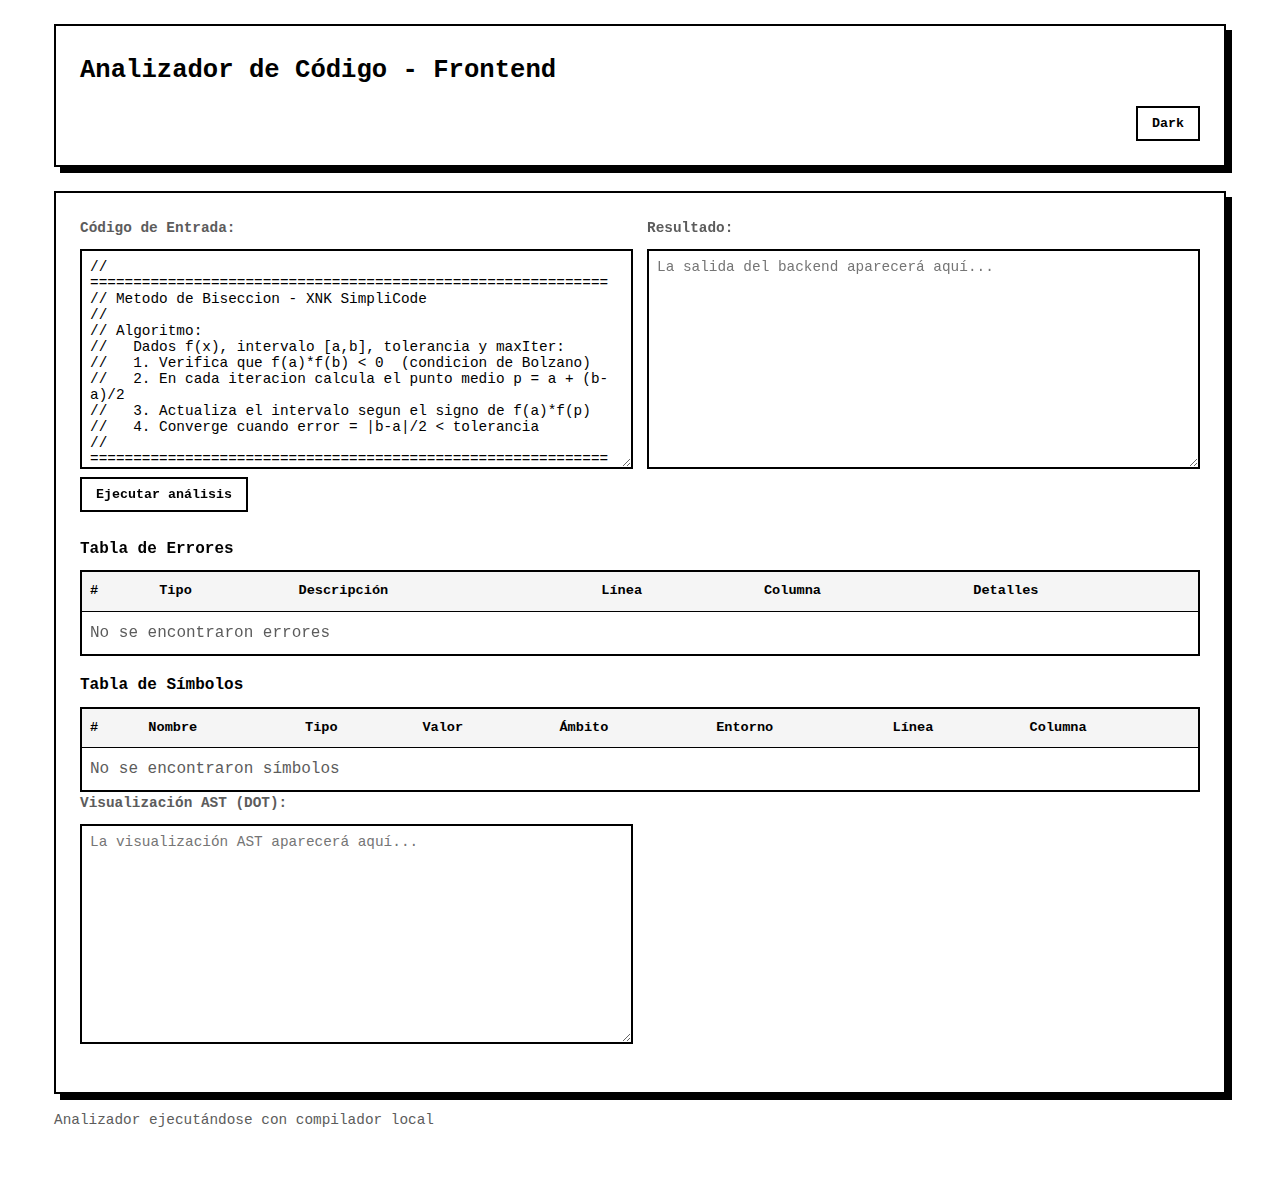
<file: analizador/index.html>
<!DOCTYPE html>
<html lang="es">
<head>
    <meta charset="UTF-8">
    <meta name="viewport" content="width=device-width, initial-scale=1.0">
    <title>Analizador de Código - Frontend</title>
    <link rel="stylesheet" href="../analizador.css">
</head>
<body>
    <div class="container">
        <header>
            <h1>Analizador de Código - Frontend</h1>
            <nav class="menu">
                
                <button id="theme-toggle" class="theme-toggle" type="button">Dark</button>
            </nav>
        </header>

        <main>
            <div id="panel-ejecutar" class="panel active">
                <div class="code-container">
                    <div class="input-section">
                        <label for="entrada-codigo">Código de Entrada:</label>
                        <textarea id="entrada-codigo" placeholder="Escribe tu código aquí...">// ============================================================
// Metodo de Biseccion - XNK SimpliCode
//
// Algoritmo:
//   Dados f(x), intervalo [a,b], tolerancia y maxIter:
//   1. Verifica que f(a)*f(b) < 0  (condicion de Bolzano)
//   2. En cada iteracion calcula el punto medio p = a + (b-a)/2
//   3. Actualiza el intervalo segun el signo de f(a)*f(p)
//   4. Converge cuando error = |b-a|/2 < tolerancia
// ============================================================


// --- Valor absoluto ---
funcion decimal abs(decimal val) {
    si (val < 0.0) {
        retornar -val;
    }
    retornar val;
}


// --- Funcion objetivo: cambiar esta expresion segun el problema ---
// Ejemplo: f(x) = x^3 - x - 2   (raiz real cerca de x = 1.5214)
funcion decimal f(decimal x) {
    retornar x ^ 3.0 - x - 2.0;
}


// --- Procedimiento principal de biseccion ---
procedimiento biseccion(decimal a, decimal b, decimal tol, entero maxIter) {

    decimal fa = ejecutar f(a);
    decimal fb = ejecutar f(b);

    // Validaciones de entrada
    si (tol <= 0.0) {
        imprimir nl "Error: la tolerancia debe ser mayor que 0";
        retornar;
    }
    si (maxIter <= 0) {
        imprimir nl "Error: el numero maximo de iteraciones debe ser mayor que 0";
        retornar;
    }
    si (a >= b) {
        imprimir nl "Error: a debe ser menor que b";
        retornar;
    }

    // Condicion de Bolzano: f(a)*f(b) debe ser negativo
    si (fa * fb >= 0.0) {
        imprimir nl "Error: f(a) y f(b) tienen el mismo signo, no se garantiza raiz en el intervalo";
        retornar;
    }

    // Raiz exacta en los extremos del intervalo
    si (ejecutar abs(fa) < 0.00000000001) {
        imprimir nl "Raiz exacta en a = ";
        imprimir nl a;
        retornar;
    }
    si (ejecutar abs(fb) < 0.00000000001) {
        imprimir nl "Raiz exacta en b = ";
        imprimir nl b;
        retornar;
    }

    // Encabezado de tabla de resultados
    imprimir nl "i    a                  b                  p                  f(p)               error";
    imprimir nl "--------------------------------------------------------------------------------------";

    // Variables de iteracion
    entero i = 1;
    decimal p = 0.0;
    decimal fp = 0.0;
    decimal error = 0.0;
    decimal aActual = a;
    decimal bActual = b;
    decimal faActual = fa;
    decimal fbActual = fb;

    mientras (i <= maxIter) {

        p      = aActual + (bActual - aActual) / 2.0;
        fp     = ejecutar f(p);
        error  = ejecutar abs((bActual - aActual) / 2.0);

        // Fila de la tabla
        imprimir i;
        imprimir "    ";
        imprimir aActual;
        imprimir "    ";
        imprimir bActual;
        imprimir "    ";
        imprimir p;
        imprimir "    ";
        imprimir fp;
        imprimir "    ";
        imprimir nl error;

        // Raiz exacta hallada en p
        si (ejecutar abs(fp) < 0.00000000001) {
            imprimir nl "Raiz exacta encontrada en iteracion ";
            imprimir nl i;
            imprimir nl "Resultado: p = ";
            imprimir nl p;
            retornar;
        }

        // Convergencia: error menor que tolerancia
        si (error < tol) {
            imprimir nl "Convergencia en iteracion ";
            imprimir nl i;
            imprimir nl "Resultado: p = ";
            imprimir p;
            imprimir "    error = ";
            imprimir nl error;
            retornar;
        }

        // Actualizar subintervalo segun signo de f(a)*f(p)
        si (faActual * fp > 0.0) {
            aActual  = p;
            faActual = fp;
        } de lo contrario {
            bActual  = p;
            fbActual = fp;
        }

        i++;
    }

    // Maximo de iteraciones alcanzado sin convergencia
    imprimir nl "Maximo de iteraciones (";
    imprimir maxIter;
    imprimir ") alcanzado sin convergencia";
    imprimir nl "Mejor aproximacion: p = ";
    imprimir p;
    imprimir "    error = ";
    imprimir nl error;
}


// ============================================================
// Casos de prueba
// ============================================================

imprimir nl "=== METODO DE BISECCION ===";
imprimir nl "Funcion: f(x) = x^3 - x - 2";
imprimir nl "";

// Caso 1: convergencia normal
imprimir nl "-- Caso 1: [1.0, 2.0], tol=0.0001, maxIter=50";
ejecutar biseccion(1.0, 2.0, 0.0001, 50);
imprimir nl "";

// Caso 2: tolerancia mas estricta
imprimir nl "-- Caso 2: [1.0, 2.0], tol=0.000001, maxIter=100";
ejecutar biseccion(1.0, 2.0, 0.000001, 100);
imprimir nl "";

// Caso 3: error - mismo signo en extremos
imprimir nl "-- Caso 3 (error esperado): [2.0, 3.0]";
ejecutar biseccion(2.0, 3.0, 0.0001, 50);
imprimir nl "";

// Caso 4: error - tolerancia invalida
imprimir nl "-- Caso 4 (error esperado): tol=-1";
ejecutar biseccion(1.0, 2.0, -1.0, 50);
imprimir nl "";

// Caso 5: error - intervalo invertido
imprimir nl "-- Caso 5 (error esperado): a > b";
ejecutar biseccion(2.0, 1.0, 0.0001, 50);
</textarea>
                        <button id="btn-enviar" class="execute-btn" type="button">Ejecutar análisis</button>
                    </div>

                    <div class="output-section">
                        <label for="salida-resultado">Resultado:</label>
                        <textarea id="salida-resultado" readonly placeholder="La salida del backend aparecerá aquí..."></textarea>
                    </div>
                </div>

                <div class="analysis-tables">
                    <div class="table-container">
                        <h4>Tabla de Errores</h4>
                        <details class="table-accordion" open>
                            <summary>Tabla de Errores</summary>
                            <div id="tabla-errores" class="table-content">
                                <table>
                                    <thead>
                                        <tr>
                                            <th>#</th>
                                            <th>Tipo</th>
                                            <th>Descripción</th>
                                            <th>Línea</th>
                                            <th>Columna</th>
                                            <th>Detalles</th>
                                        </tr>
                                    </thead>
                                    <tbody id="errores-body"></tbody>
                                </table>
                                <div class="no-data" id="no-errores">No se encontraron errores</div>
                            </div>
                        </details>
                    </div>

                    <div class="table-container">
                        <h4>Tabla de Símbolos</h4>
                        <details class="table-accordion" open>
                            <summary>Tabla de Símbolos</summary>
                            <div id="tabla-simbolos" class="table-content">
                                <table>
                                    <thead>
                                        <tr>
                                            <th>#</th>
                                            <th>Nombre</th>
                                            <th>Tipo</th>
                                            <th>Valor</th>
                                            <th>Ámbito</th>
                                            <th>Entorno</th>
                                            <th>Línea</th>
                                            <th>Columna</th>
                                        </tr>
                                    </thead>
                                    <tbody id="simbolos-body"></tbody>
                                </table>
                                <div class="no-data" id="no-simbolos">No se encontraron símbolos</div>
                            </div>
                        </details>
                    </div>
                </div>

                <div class="code-container">
                    <div class="output-section">
                        <label for="salida-ast">Visualización AST (DOT):</label>
                        <textarea id="salida-ast" readonly placeholder="La visualización AST aparecerá aquí..."></textarea>
                    </div>
                </div>
            </div>
        </main>

        <footer>
            <p>Analizador ejecutándose con compilador local</p>
        </footer>
    </div>

    <script>
        window.Jison = window.Jison || {
            print: (...args) => console.log(...args)
        };
    </script>
    <script src="../compiler/parser.js"></script>
    <script src="../compiler/semantica.js"></script>
    <script src="../compiler/ast.js"></script>
    <script src="../analizador.js"></script>
</body>
</html>
</file>
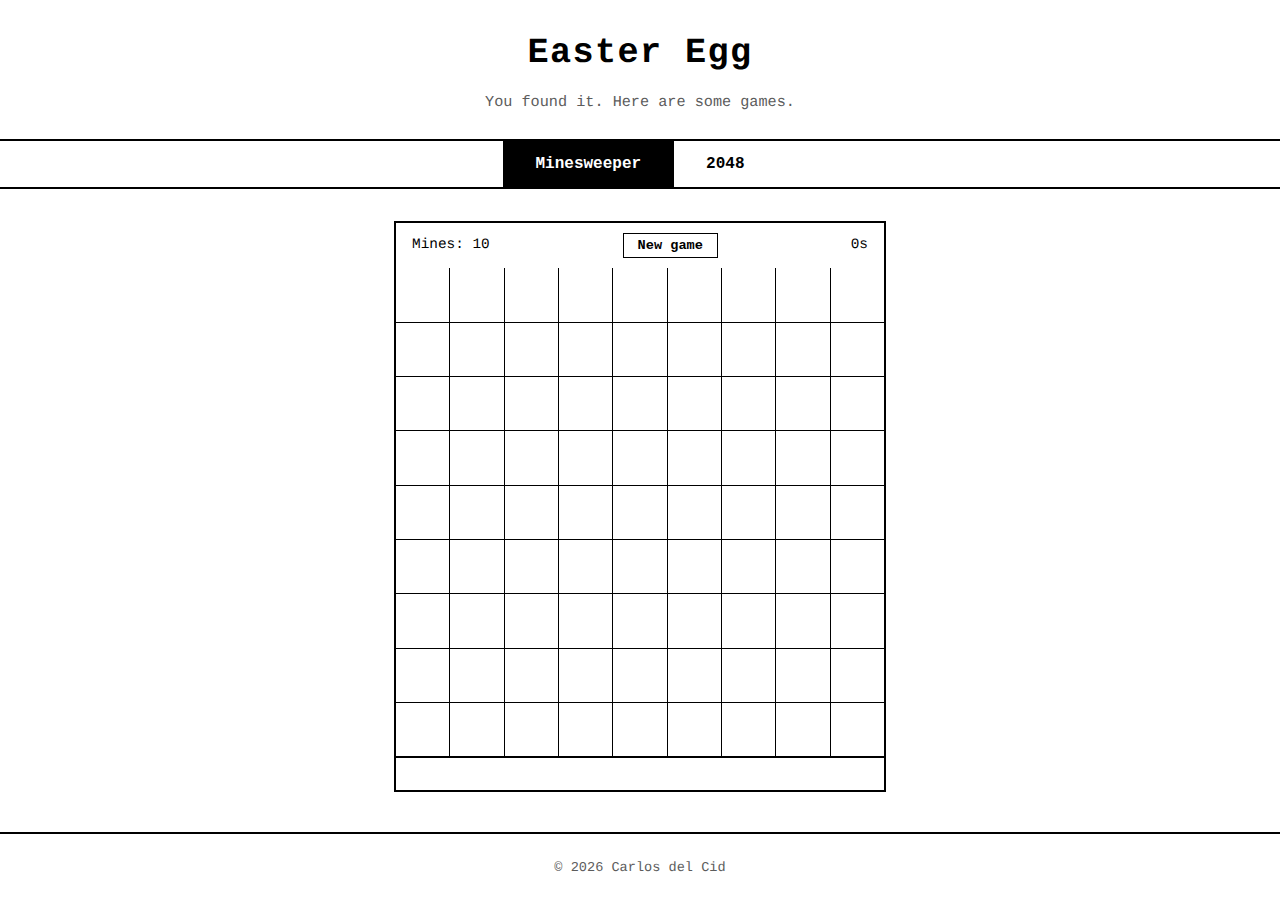
<file: easter-egg/index.html>
<!DOCTYPE html>
<html lang="en">
<head>
    <meta charset="UTF-8">
    <meta http-equiv="refresh" content="0; url=../games/">
    <meta name="viewport" content="width=device-width, initial-scale=1.0">
    <title>Redirecting...</title>
    <script>
        window.location.replace('../games/');
    </script>
</head>
<body>
</body>
</html>
</file>
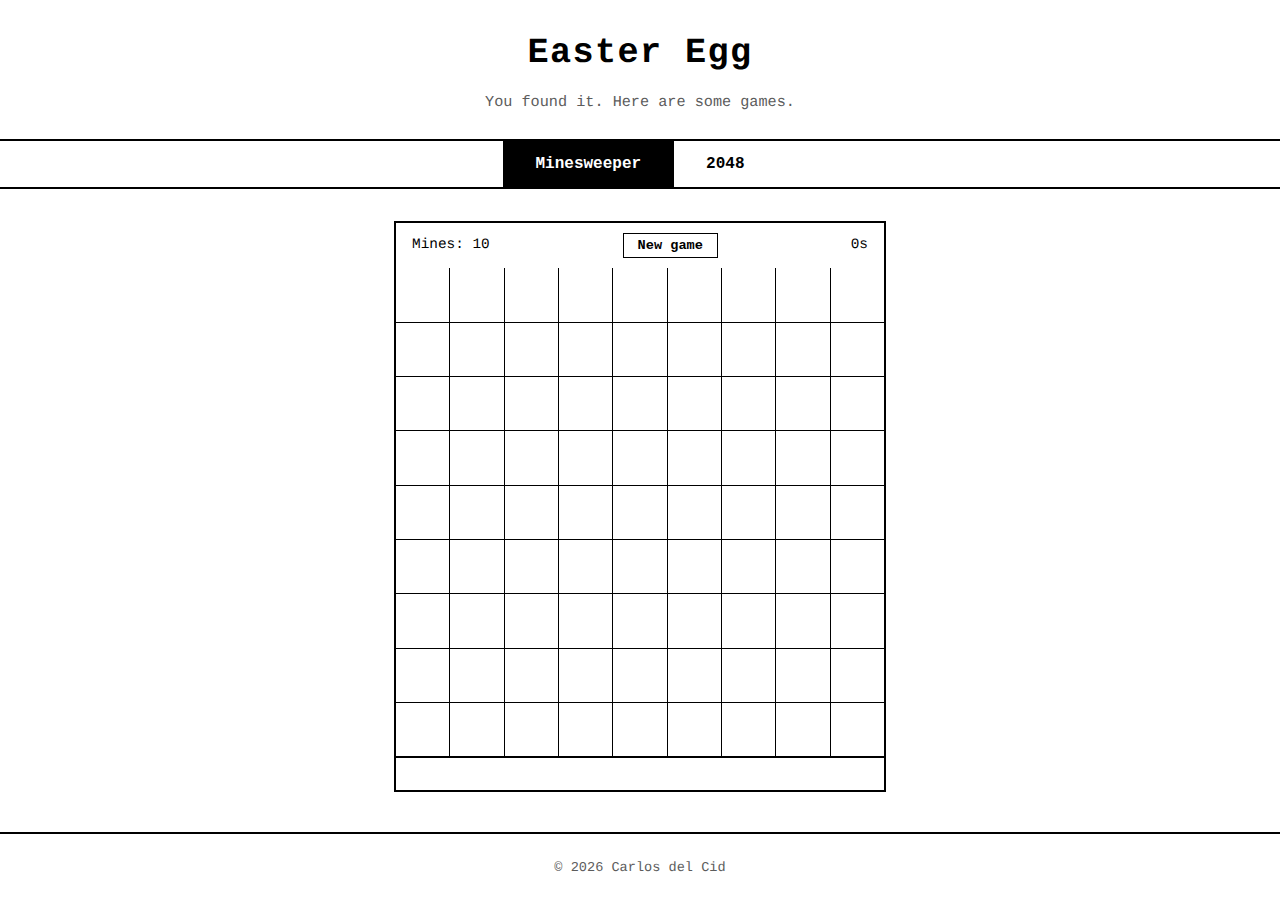
<file: games/index.html>
<!DOCTYPE html>
<html lang="en">
<head>
    <meta charset="UTF-8">
    <meta name="viewport" content="width=device-width, initial-scale=1.0">
    <title>Easter Egg — Games</title>
    <link rel="stylesheet" href="../styles.css">
    <link rel="stylesheet" href="../easter-egg.css">
</head>
<body>

    <header class="game-header">
        <h1>Easter Egg</h1>
        <p>You found it. Here are some games.</p>
    </header>

    <nav class="game-switcher">
        <button id="btn-ms" class="active" onclick="switchGame('minesweeper')">Minesweeper</button>
        <button id="btn-t" onclick="switchGame('2048')">2048</button>
    </nav>

    <div id="area-minesweeper" class="game-area visible">
        <div class="game-topbar">
            <span id="ms-mines">Mines: 10</span>
            <button onclick="msNewGame()">New game</button>
            <span id="ms-timer">0s</span>
        </div>
        <div id="ms-board"></div>
        <div id="ms-message"></div>
    </div>

    <div id="area-2048" class="game-area">
        <div class="game-topbar">
            <span>Score: <strong id="t-score">0</strong></span>
            <div class="t-controls">
                <button onclick="tUndo()" id="t-undo-btn" disabled>Undo</button>
                <button onclick="tNewGame()">New game</button>
            </div>
            <span>Best: <strong id="t-best">0</strong></span>
        </div>
        <div id="t-board">
            <div id="t-bg-cells"></div>
            <div id="t-tile-layer"></div>
        </div>
        <div id="t-message"></div>
        <p id="t-hint">Arrow keys to move &middot; Swipe on mobile</p>
    </div>

    <footer class="game-footer">
        <p>&copy; 2026 Carlos del Cid</p>
    </footer>

<script src="../easter-egg.js"></script>
</body>
</html>
</file>
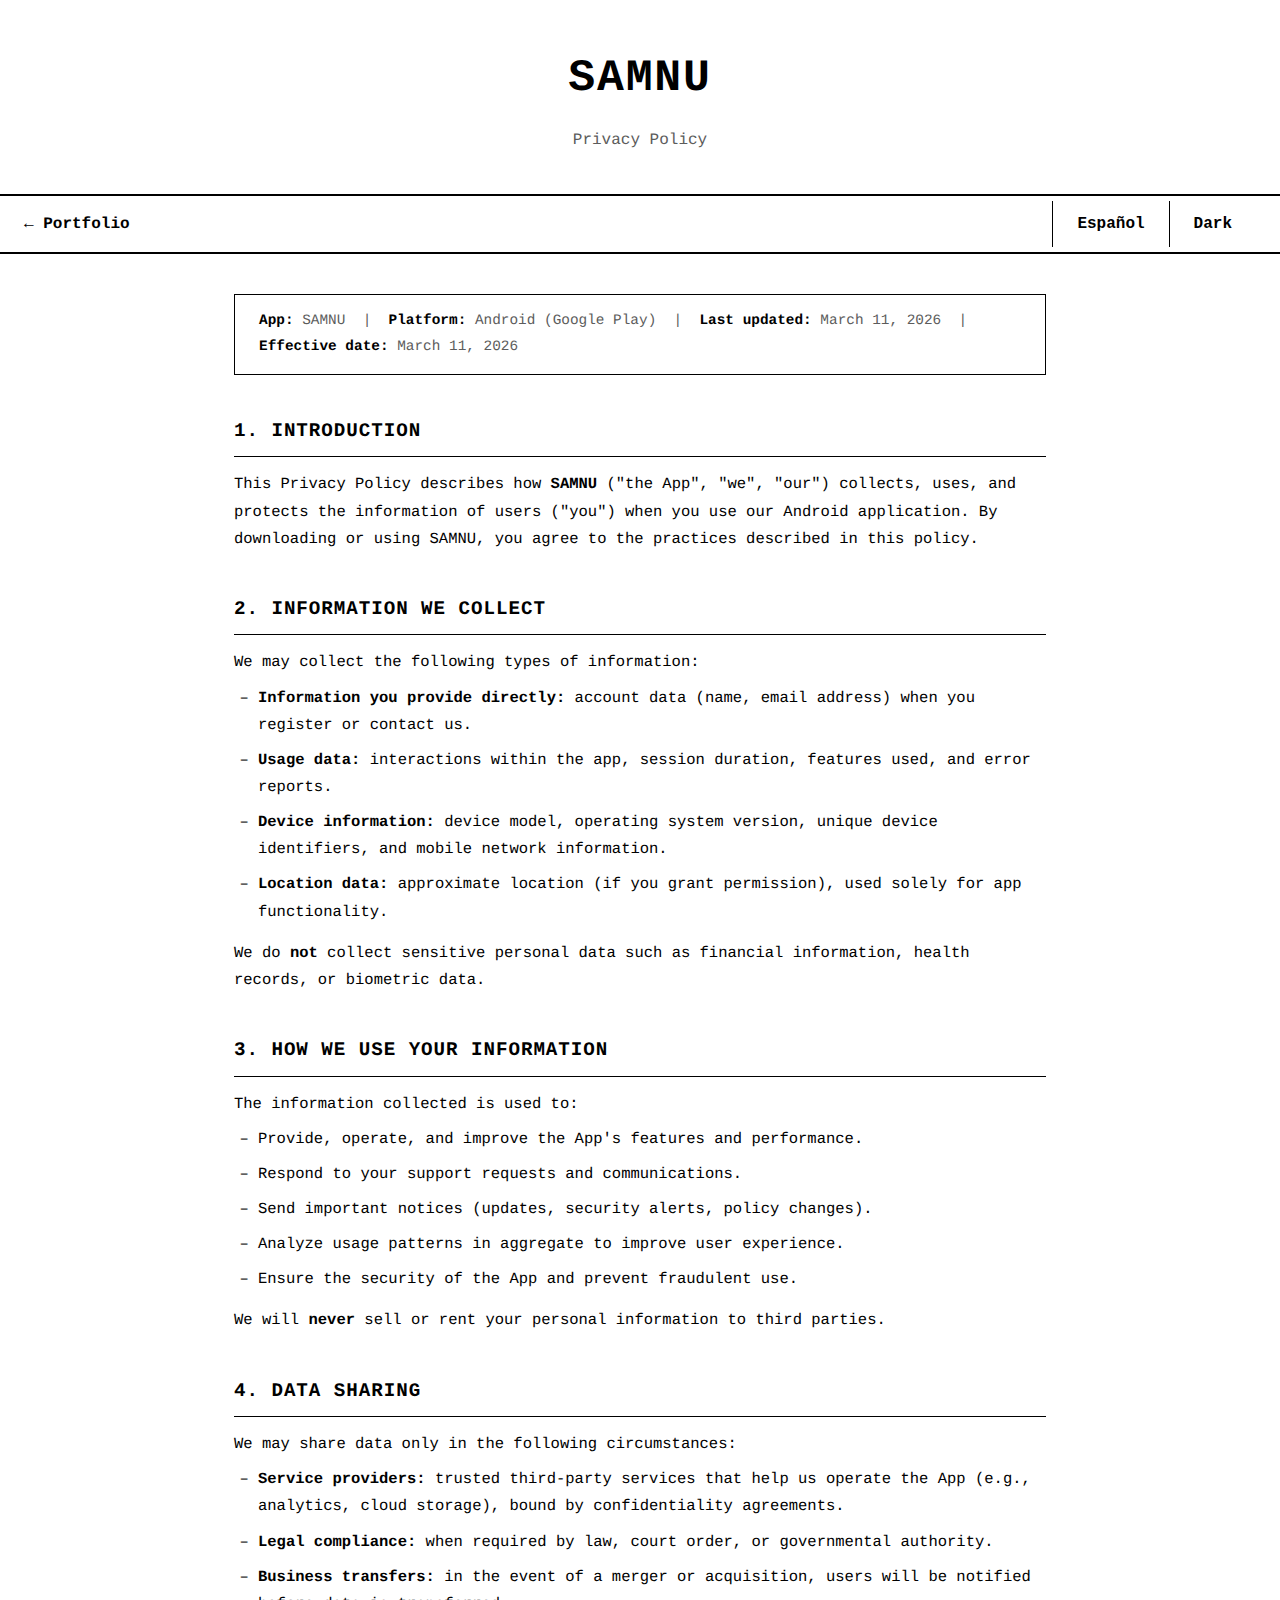
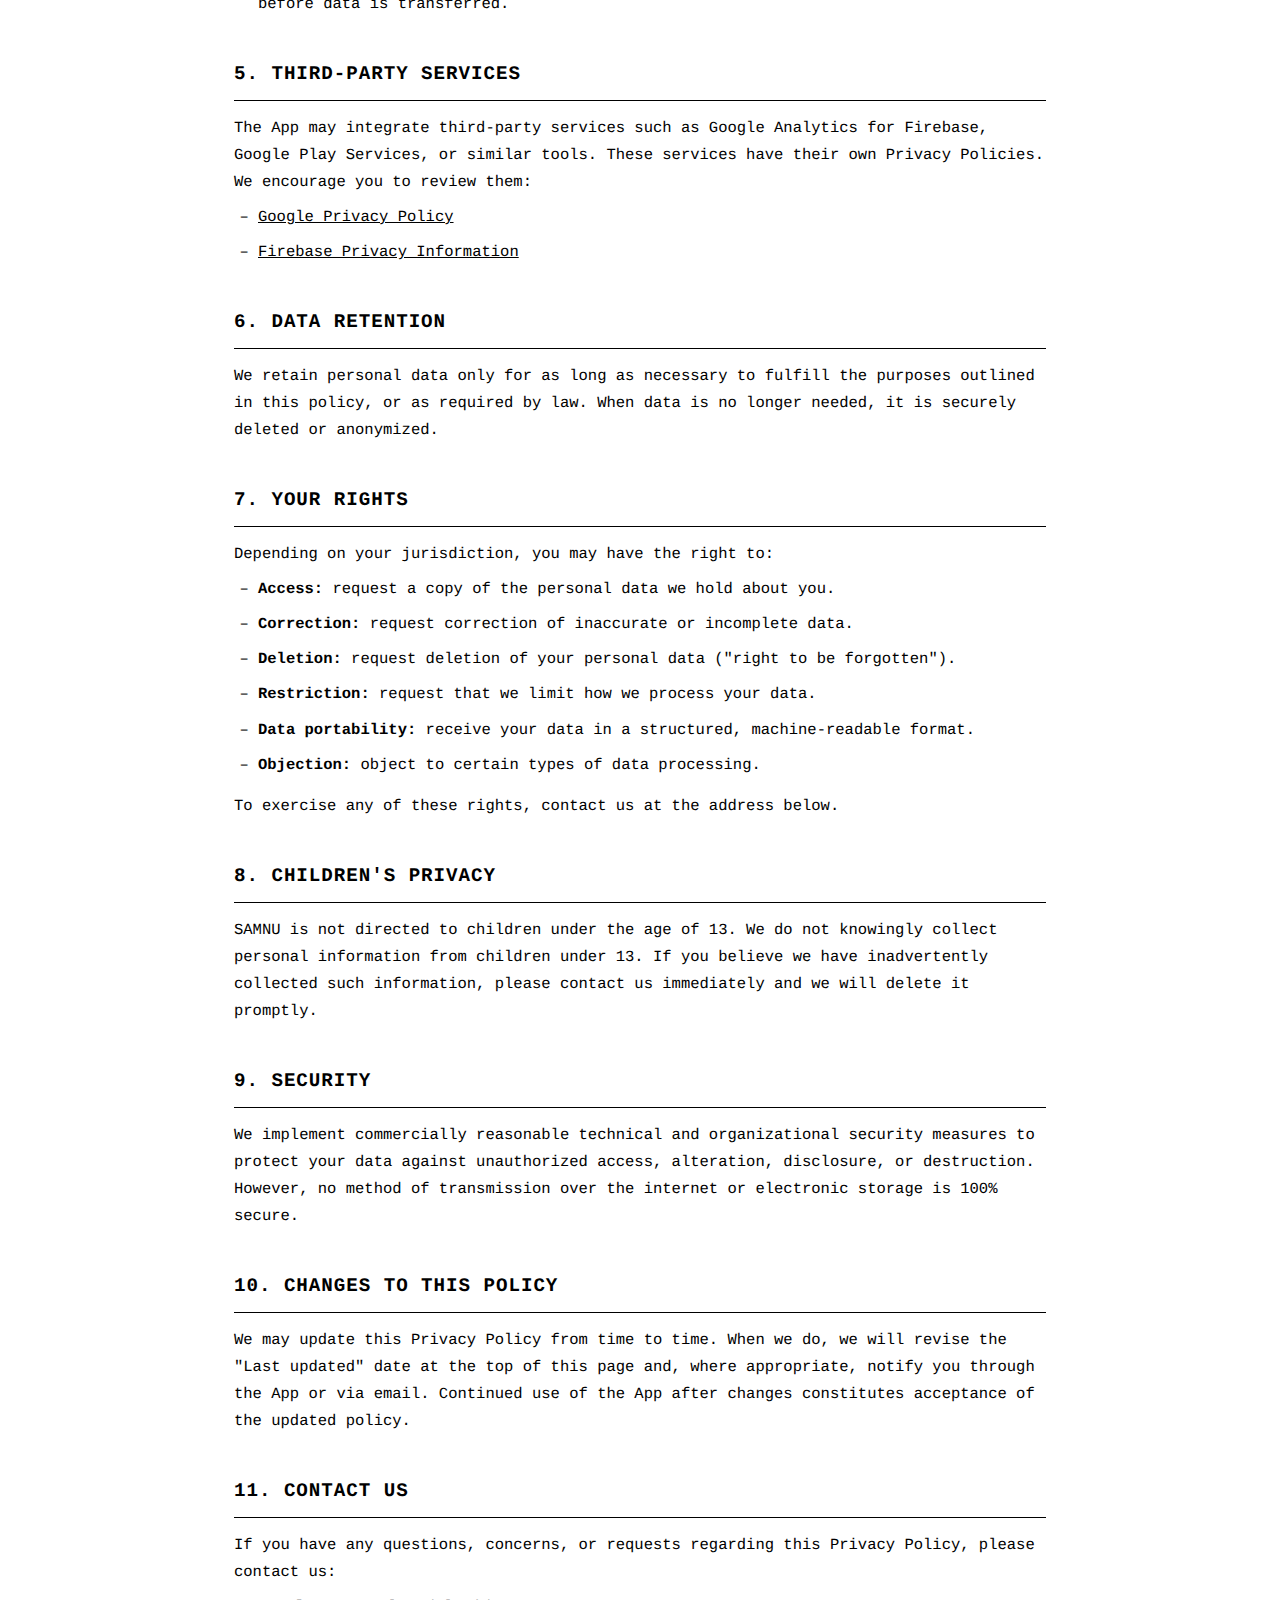
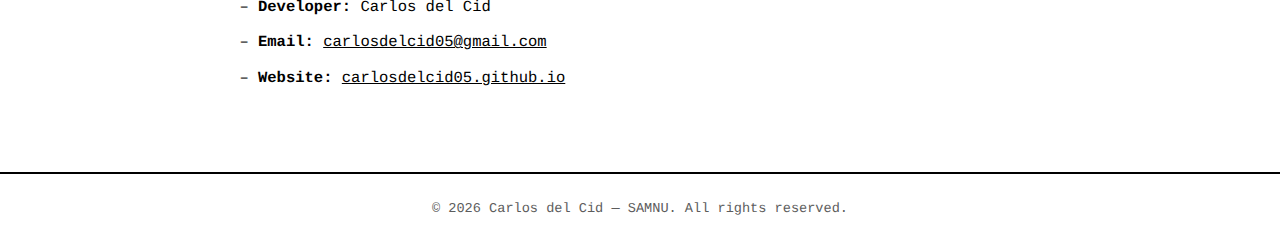
<file: samnu-privacy/index.html>
<!DOCTYPE html>
<html lang="en">
<head>
    <meta charset="UTF-8">
    <meta name="viewport" content="width=device-width, initial-scale=1.0">
    <title>SAMNU – Privacy Policy</title>
    <style>
        :root {
            --color-bg: #ffffff;
            --color-text: #000000;
            --color-border: #000000;
            --color-accent: #333333;
            --color-hover: #f5f5f5;
            --color-muted: #5c5c5c;
            --spacing-sm: 8px;
            --spacing-md: 14px;
            --spacing-lg: 24px;
            --spacing-xl: 40px;
            --transition: all 0.2s ease;
        }

        [data-theme='dark'] {
            --color-bg: #111111;
            --color-text: #f5f5f5;
            --color-border: #f5f5f5;
            --color-accent: #e0e0e0;
            --color-hover: #222222;
            --color-muted: #c7c7c7;
        }

        * {
            margin: 0;
            padding: 0;
            box-sizing: border-box;
            font-family: 'Courier New', monospace;
        }

        body {
            background-color: var(--color-bg);
            color: var(--color-text);
            line-height: 1.75;
            min-height: 100vh;
            text-rendering: geometricPrecision;
            transition: background-color 0.2s ease, color 0.2s ease;
        }

        header {
            border-bottom: 2px solid var(--color-border);
            padding: var(--spacing-xl) var(--spacing-lg);
            text-align: center;
            background-color: var(--color-bg);
        }

        header h1 {
            font-size: clamp(1.8rem, 4vw, 2.8rem);
            margin-bottom: var(--spacing-sm);
            letter-spacing: 0.04em;
        }

        header p {
            font-size: 1rem;
            color: var(--color-muted);
        }

        nav {
            display: flex;
            justify-content: space-between;
            align-items: center;
            border-bottom: 2px solid var(--color-border);
            background-color: var(--color-bg);
            position: sticky;
            top: 0;
            z-index: 10;
            padding: 0 var(--spacing-lg);
        }

        .nav-back {
            color: var(--color-text);
            text-decoration: none;
            padding: var(--spacing-md) 0;
            font-weight: bold;
            transition: var(--transition);
        }

        .nav-back:hover {
            color: var(--color-muted);
        }

        .nav-controls {
            display: flex;
            gap: 0;
        }

        .theme-toggle,
        .lang-toggle {
            color: var(--color-text);
            background-color: var(--color-bg);
            border: none;
            border-left: 1px solid var(--color-border);
            padding: var(--spacing-md) var(--spacing-lg);
            transition: var(--transition);
            font-weight: bold;
            cursor: pointer;
            font-size: 1rem;
            font-family: 'Courier New', monospace;
        }

        .theme-toggle:hover,
        .lang-toggle:hover {
            background-color: var(--color-hover);
        }

        main {
            max-width: 860px;
            margin: 0 auto;
            padding: var(--spacing-xl) var(--spacing-lg);
        }

        .policy-meta {
            border: 1px solid var(--color-border);
            padding: var(--spacing-md) var(--spacing-lg);
            margin-bottom: var(--spacing-xl);
            font-size: 0.9rem;
            color: var(--color-muted);
        }

        .policy-meta strong {
            color: var(--color-text);
        }

        section {
            margin-bottom: var(--spacing-xl);
        }

        section h2 {
            font-size: 1.2rem;
            letter-spacing: 0.05em;
            text-transform: uppercase;
            border-bottom: 1px solid var(--color-border);
            padding-bottom: var(--spacing-sm);
            margin-bottom: var(--spacing-md);
        }

        section p,
        section li {
            font-size: 0.97rem;
            color: var(--color-text);
            margin-bottom: var(--spacing-sm);
        }

        section ul {
            padding-left: var(--spacing-lg);
            margin-bottom: var(--spacing-md);
        }

        section ul li::marker {
            content: "– ";
        }

        a {
            color: var(--color-text);
            text-decoration: underline;
        }

        a:hover {
            color: var(--color-muted);
        }

        footer {
            border-top: 2px solid var(--color-border);
            text-align: center;
            padding: var(--spacing-lg);
            font-size: 0.85rem;
            color: var(--color-muted);
        }

        .lang-section {
            display: none;
        }

        .lang-section.active {
            display: block;
        }
    </style>
</head>
<body>

    <header>
        <h1>SAMNU</h1>
        <p id="header-sub">Privacy Policy</p>
    </header>

    <nav>
        <a class="nav-back" href="../" id="nav-back">&larr; Portfolio</a>
        <div class="nav-controls">
            <button class="lang-toggle" id="lang-toggle" type="button" aria-label="Switch language">Español</button>
            <button class="theme-toggle" id="theme-toggle" type="button" aria-label="Switch theme">Dark</button>
        </div>
    </nav>

    <main>

        <!-- ===== ENGLISH ===== -->
        <div class="lang-section active" id="lang-en">

            <div class="policy-meta">
                <strong>App:</strong> SAMNU &nbsp;|&nbsp;
                <strong>Platform:</strong> Android (Google Play) &nbsp;|&nbsp;
                <strong>Last updated:</strong> March 11, 2026 &nbsp;|&nbsp;
                <strong>Effective date:</strong> March 11, 2026
            </div>

            <section>
                <h2>1. Introduction</h2>
                <p>
                    This Privacy Policy describes how <strong>SAMNU</strong> ("the App", "we", "our") collects,
                    uses, and protects the information of users ("you") when you use our Android application.
                    By downloading or using SAMNU, you agree to the practices described in this policy.
                </p>
            </section>

            <section>
                <h2>2. Information We Collect</h2>
                <p>We may collect the following types of information:</p>
                <ul>
                    <li><strong>Information you provide directly:</strong> account data (name, email address) when you register or contact us.</li>
                    <li><strong>Usage data:</strong> interactions within the app, session duration, features used, and error reports.</li>
                    <li><strong>Device information:</strong> device model, operating system version, unique device identifiers, and mobile network information.</li>
                    <li><strong>Location data:</strong> approximate location (if you grant permission), used solely for app functionality.</li>
                </ul>
                <p>We do <strong>not</strong> collect sensitive personal data such as financial information, health records, or biometric data.</p>
            </section>

            <section>
                <h2>3. How We Use Your Information</h2>
                <p>The information collected is used to:</p>
                <ul>
                    <li>Provide, operate, and improve the App's features and performance.</li>
                    <li>Respond to your support requests and communications.</li>
                    <li>Send important notices (updates, security alerts, policy changes).</li>
                    <li>Analyze usage patterns in aggregate to improve user experience.</li>
                    <li>Ensure the security of the App and prevent fraudulent use.</li>
                </ul>
                <p>We will <strong>never</strong> sell or rent your personal information to third parties.</p>
            </section>

            <section>
                <h2>4. Data Sharing</h2>
                <p>We may share data only in the following circumstances:</p>
                <ul>
                    <li><strong>Service providers:</strong> trusted third-party services that help us operate the App (e.g., analytics, cloud storage), bound by confidentiality agreements.</li>
                    <li><strong>Legal compliance:</strong> when required by law, court order, or governmental authority.</li>
                    <li><strong>Business transfers:</strong> in the event of a merger or acquisition, users will be notified before data is transferred.</li>
                </ul>
            </section>

            <section>
                <h2>5. Third-Party Services</h2>
                <p>
                    The App may integrate third-party services such as Google Analytics for Firebase, Google Play Services,
                    or similar tools. These services have their own Privacy Policies. We encourage you to review them:
                </p>
                <ul>
                    <li><a href="https://policies.google.com/privacy" target="_blank" rel="noopener noreferrer">Google Privacy Policy</a></li>
                    <li><a href="https://firebase.google.com/support/privacy" target="_blank" rel="noopener noreferrer">Firebase Privacy Information</a></li>
                </ul>
            </section>

            <section>
                <h2>6. Data Retention</h2>
                <p>
                    We retain personal data only for as long as necessary to fulfill the purposes outlined in this policy,
                    or as required by law. When data is no longer needed, it is securely deleted or anonymized.
                </p>
            </section>

            <section>
                <h2>7. Your Rights</h2>
                <p>Depending on your jurisdiction, you may have the right to:</p>
                <ul>
                    <li><strong>Access:</strong> request a copy of the personal data we hold about you.</li>
                    <li><strong>Correction:</strong> request correction of inaccurate or incomplete data.</li>
                    <li><strong>Deletion:</strong> request deletion of your personal data ("right to be forgotten").</li>
                    <li><strong>Restriction:</strong> request that we limit how we process your data.</li>
                    <li><strong>Data portability:</strong> receive your data in a structured, machine-readable format.</li>
                    <li><strong>Objection:</strong> object to certain types of data processing.</li>
                </ul>
                <p>To exercise any of these rights, contact us at the address below.</p>
            </section>

            <section>
                <h2>8. Children's Privacy</h2>
                <p>
                    SAMNU is not directed to children under the age of 13. We do not knowingly collect personal information
                    from children under 13. If you believe we have inadvertently collected such information, please
                    contact us immediately and we will delete it promptly.
                </p>
            </section>

            <section>
                <h2>9. Security</h2>
                <p>
                    We implement commercially reasonable technical and organizational security measures to protect
                    your data against unauthorized access, alteration, disclosure, or destruction. However, no
                    method of transmission over the internet or electronic storage is 100% secure.
                </p>
            </section>

            <section>
                <h2>10. Changes to This Policy</h2>
                <p>
                    We may update this Privacy Policy from time to time. When we do, we will revise the
                    "Last updated" date at the top of this page and, where appropriate, notify you through
                    the App or via email. Continued use of the App after changes constitutes acceptance of the
                    updated policy.
                </p>
            </section>

            <section>
                <h2>11. Contact Us</h2>
                <p>If you have any questions, concerns, or requests regarding this Privacy Policy, please contact us:</p>
                <ul>
                    <li><strong>Developer:</strong> Carlos del Cid</li>
                    <li><strong>Email:</strong> <a href="mailto:carlosdelcid05@gmail.com">carlosdelcid05@gmail.com</a></li>
                    <li><strong>Website:</strong> <a href="https://carlosdelcid05.github.io" target="_blank" rel="noopener noreferrer">carlosdelcid05.github.io</a></li>
                </ul>
            </section>

        </div><!-- /lang-en -->

        <!-- ===== ESPAÑOL ===== -->
        <div class="lang-section" id="lang-es">

            <div class="policy-meta">
                <strong>App:</strong> SAMNU &nbsp;|&nbsp;
                <strong>Plataforma:</strong> Android (Google Play) &nbsp;|&nbsp;
                <strong>Última actualización:</strong> 11 de marzo de 2026 &nbsp;|&nbsp;
                <strong>Fecha de vigencia:</strong> 11 de marzo de 2026
            </div>

            <section>
                <h2>1. Introducción</h2>
                <p>
                    Esta Política de Privacidad describe cómo <strong>SAMNU</strong> ("la App", "nosotros", "nuestro")
                    recopila, usa y protege la información de los usuarios ("usted") al utilizar nuestra aplicación Android.
                    Al descargar o usar SAMNU, usted acepta las prácticas descritas en esta política.
                </p>
            </section>

            <section>
                <h2>2. Información que Recopilamos</h2>
                <p>Podemos recopilar los siguientes tipos de información:</p>
                <ul>
                    <li><strong>Información que usted proporciona directamente:</strong> datos de cuenta (nombre, correo electrónico) al registrarse o contactarnos.</li>
                    <li><strong>Datos de uso:</strong> interacciones dentro de la app, duración de sesión, funciones utilizadas e informes de errores.</li>
                    <li><strong>Información del dispositivo:</strong> modelo, versión de sistema operativo, identificadores únicos del dispositivo e información de red móvil.</li>
                    <li><strong>Datos de ubicación:</strong> ubicación aproximada (si otorga permiso), utilizada únicamente para la funcionalidad de la App.</li>
                </ul>
                <p>No recopilamos datos personales sensibles como información financiera, historial médico ni datos biométricos.</p>
            </section>

            <section>
                <h2>3. Cómo Usamos su Información</h2>
                <p>La información recopilada se utiliza para:</p>
                <ul>
                    <li>Proveer, operar y mejorar las funciones y el rendimiento de la App.</li>
                    <li>Responder sus solicitudes de soporte y comunicaciones.</li>
                    <li>Enviar avisos importantes (actualizaciones, alertas de seguridad, cambios de política).</li>
                    <li>Analizar patrones de uso de forma agregada para mejorar la experiencia del usuario.</li>
                    <li>Garantizar la seguridad de la App y prevenir uso fraudulento.</li>
                </ul>
                <p><strong>Nunca</strong> venderemos ni alquilaremos su información personal a terceros.</p>
            </section>

            <section>
                <h2>4. Compartición de Datos</h2>
                <p>Solo compartimos datos en las siguientes circunstancias:</p>
                <ul>
                    <li><strong>Proveedores de servicios:</strong> terceros de confianza que nos ayudan a operar la App (p. ej., analíticas, almacenamiento en la nube), sujetos a acuerdos de confidencialidad.</li>
                    <li><strong>Cumplimiento legal:</strong> cuando la ley, una orden judicial o una autoridad gubernamental lo requiera.</li>
                    <li><strong>Transferencias comerciales:</strong> en caso de fusión o adquisición, los usuarios serán notificados antes de que sus datos sean transferidos.</li>
                </ul>
            </section>

            <section>
                <h2>5. Servicios de Terceros</h2>
                <p>
                    La App puede integrar servicios de terceros como Google Analytics for Firebase, Google Play Services
                    u herramientas similares. Estos servicios tienen sus propias Políticas de Privacidad. Le recomendamos revisarlas:
                </p>
                <ul>
                    <li><a href="https://policies.google.com/privacy" target="_blank" rel="noopener noreferrer">Política de Privacidad de Google</a></li>
                    <li><a href="https://firebase.google.com/support/privacy" target="_blank" rel="noopener noreferrer">Información de Privacidad de Firebase</a></li>
                </ul>
            </section>

            <section>
                <h2>6. Retención de Datos</h2>
                <p>
                    Conservamos los datos personales únicamente el tiempo necesario para cumplir los propósitos descritos
                    en esta política o según lo exija la ley. Cuando los datos ya no son necesarios, se eliminan de forma
                    segura o se anonimizan.
                </p>
            </section>

            <section>
                <h2>7. Sus Derechos</h2>
                <p>Dependiendo de su jurisdicción, usted puede tener derecho a:</p>
                <ul>
                    <li><strong>Acceso:</strong> solicitar una copia de los datos personales que tenemos sobre usted.</li>
                    <li><strong>Corrección:</strong> solicitar la corrección de datos inexactos o incompletos.</li>
                    <li><strong>Eliminación:</strong> solicitar la eliminación de sus datos personales ("derecho al olvido").</li>
                    <li><strong>Restricción:</strong> solicitar que limitemos el procesamiento de sus datos.</li>
                    <li><strong>Portabilidad:</strong> recibir sus datos en un formato estructurado y legible por máquina.</li>
                    <li><strong>Oposición:</strong> oponerse a ciertos tipos de procesamiento de datos.</li>
                </ul>
                <p>Para ejercer cualquiera de estos derechos, contáctenos a la dirección indicada abajo.</p>
            </section>

            <section>
                <h2>8. Privacidad de Menores</h2>
                <p>
                    SAMNU no está dirigida a menores de 13 años. No recopilamos intencionalmente información personal de
                    menores de 13 años. Si cree que hemos recopilado dicha información de forma inadvertida, contáctenos
                    de inmediato y la eliminaremos sin demora.
                </p>
            </section>

            <section>
                <h2>9. Seguridad</h2>
                <p>
                    Implementamos medidas de seguridad técnicas y organizativas razonables para proteger sus datos
                    contra acceso no autorizado, alteración, divulgación o destrucción. Sin embargo, ningún método
                    de transmisión por internet o almacenamiento electrónico es 100% seguro.
                </p>
            </section>

            <section>
                <h2>10. Cambios a Esta Política</h2>
                <p>
                    Podemos actualizar esta Política de Privacidad periódicamente. Cuando lo hagamos, revisaremos
                    la fecha de "Última actualización" en la parte superior de esta página y, cuando corresponda,
                    le notificaremos a través de la App o por correo electrónico. El uso continuo de la App después
                    de los cambios constituye la aceptación de la política actualizada.
                </p>
            </section>

            <section>
                <h2>11. Contáctenos</h2>
                <p>Si tiene preguntas, inquietudes o solicitudes sobre esta Política de Privacidad, contáctenos:</p>
                <ul>
                    <li><strong>Desarrollador:</strong> Carlos del Cid</li>
                    <li><strong>Correo:</strong> <a href="mailto:carlosdelcid05@gmail.com">carlosdelcid05@gmail.com</a></li>
                    <li><strong>Sitio web:</strong> <a href="https://carlosdelcid05.github.io" target="_blank" rel="noopener noreferrer">carlosdelcid05.github.io</a></li>
                </ul>
            </section>

        </div><!-- /lang-es -->

    </main>

    <footer>
        <p>&copy; 2026 Carlos del Cid &mdash; SAMNU. All rights reserved.</p>
    </footer>

    <script>
        const themeBtn = document.getElementById('theme-toggle');
        const langBtn = document.getElementById('lang-toggle');
        const headerSub = document.getElementById('header-sub');
        const navBack = document.getElementById('nav-back');
        const langEn = document.getElementById('lang-en');
        const langEs = document.getElementById('lang-es');

        let currentLang = 'en';

        // ---- Theme ----
        const savedTheme = localStorage.getItem('samnu-privacy-theme');
        if (savedTheme) {
            document.documentElement.setAttribute('data-theme', savedTheme);
            themeBtn.textContent = savedTheme === 'dark' ? 'Light' : 'Dark';
        }

        themeBtn.addEventListener('click', () => {
            const isDark = document.documentElement.getAttribute('data-theme') === 'dark';
            const next = isDark ? 'light' : 'dark';
            document.documentElement.setAttribute('data-theme', next);
            themeBtn.textContent = next === 'dark' ? 'Light' : 'Dark';
            localStorage.setItem('samnu-privacy-theme', next);
        });

        // ---- Language ----
        langBtn.addEventListener('click', () => {
            if (currentLang === 'en') {
                currentLang = 'es';
                langEn.classList.remove('active');
                langEs.classList.add('active');
                langBtn.textContent = 'English';
                headerSub.textContent = 'Política de Privacidad';
                navBack.textContent = '\u2190 Portafolio';
                document.documentElement.lang = 'es';
            } else {
                currentLang = 'en';
                langEs.classList.remove('active');
                langEn.classList.add('active');
                langBtn.textContent = 'Español';
                headerSub.textContent = 'Privacy Policy';
                navBack.textContent = '\u2190 Portfolio';
                document.documentElement.lang = 'en';
            }
        });
    </script>

</body>
</html>
</file>
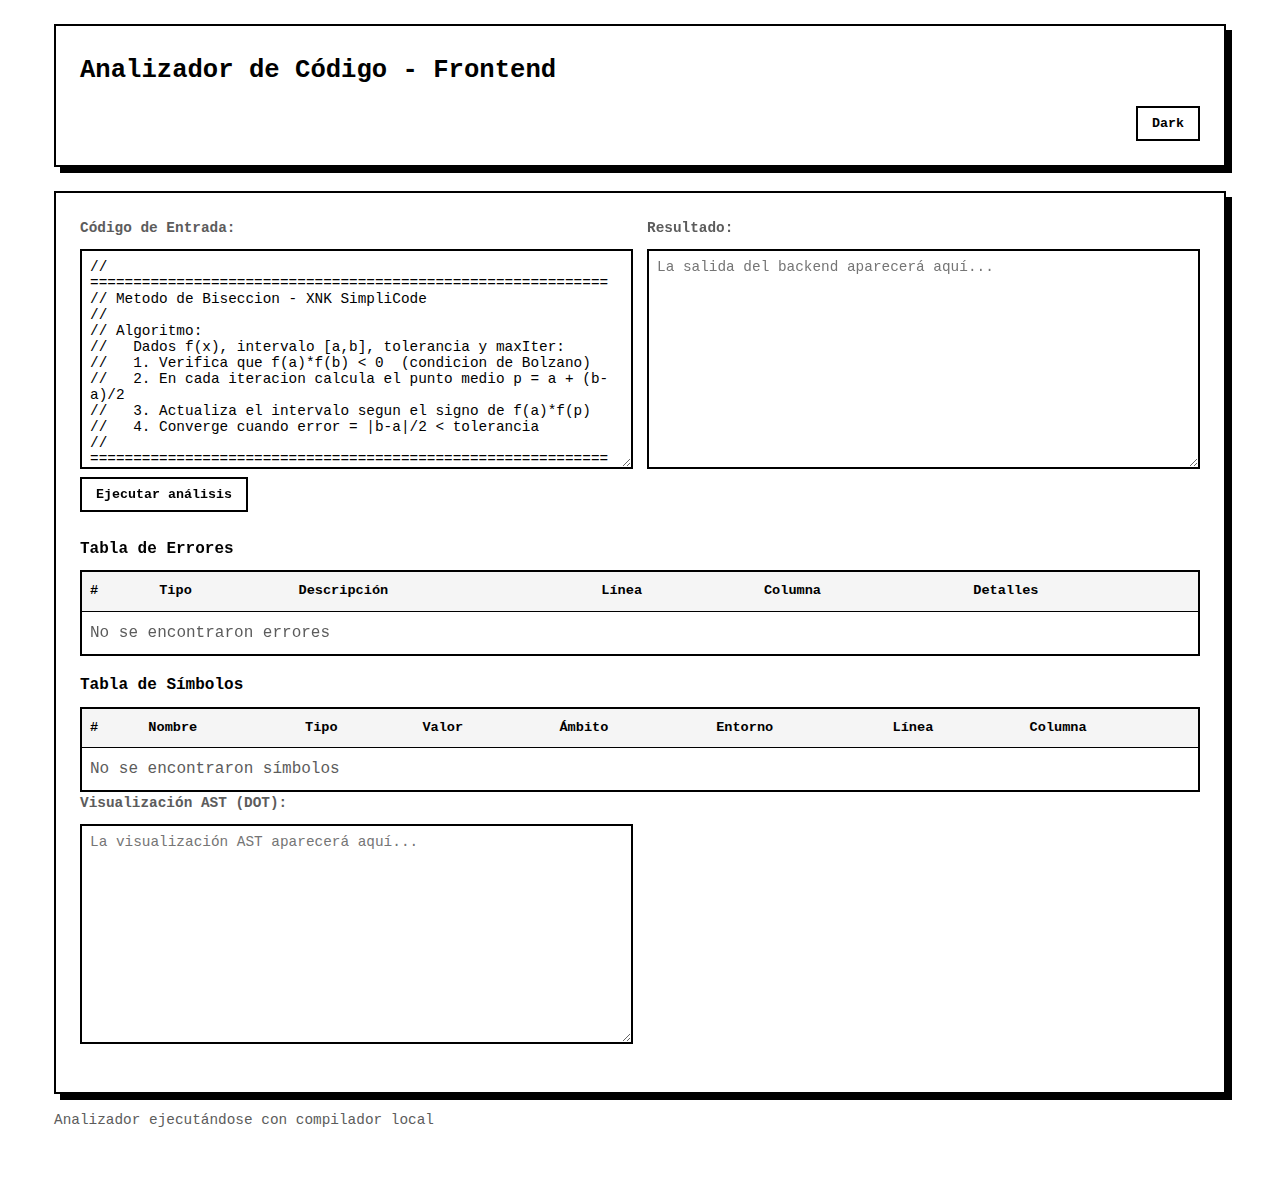
<file: analizador.html>
<!DOCTYPE html>
<html lang="es">
<head>
    <meta charset="UTF-8">
    <meta http-equiv="refresh" content="0; url=analizador/">
    <meta name="viewport" content="width=device-width, initial-scale=1.0">
    <title>Redirecting...</title>
    <script>
        window.location.replace('analizador/');
    </script>
</head>
<body>
</body>
</html>
</file>
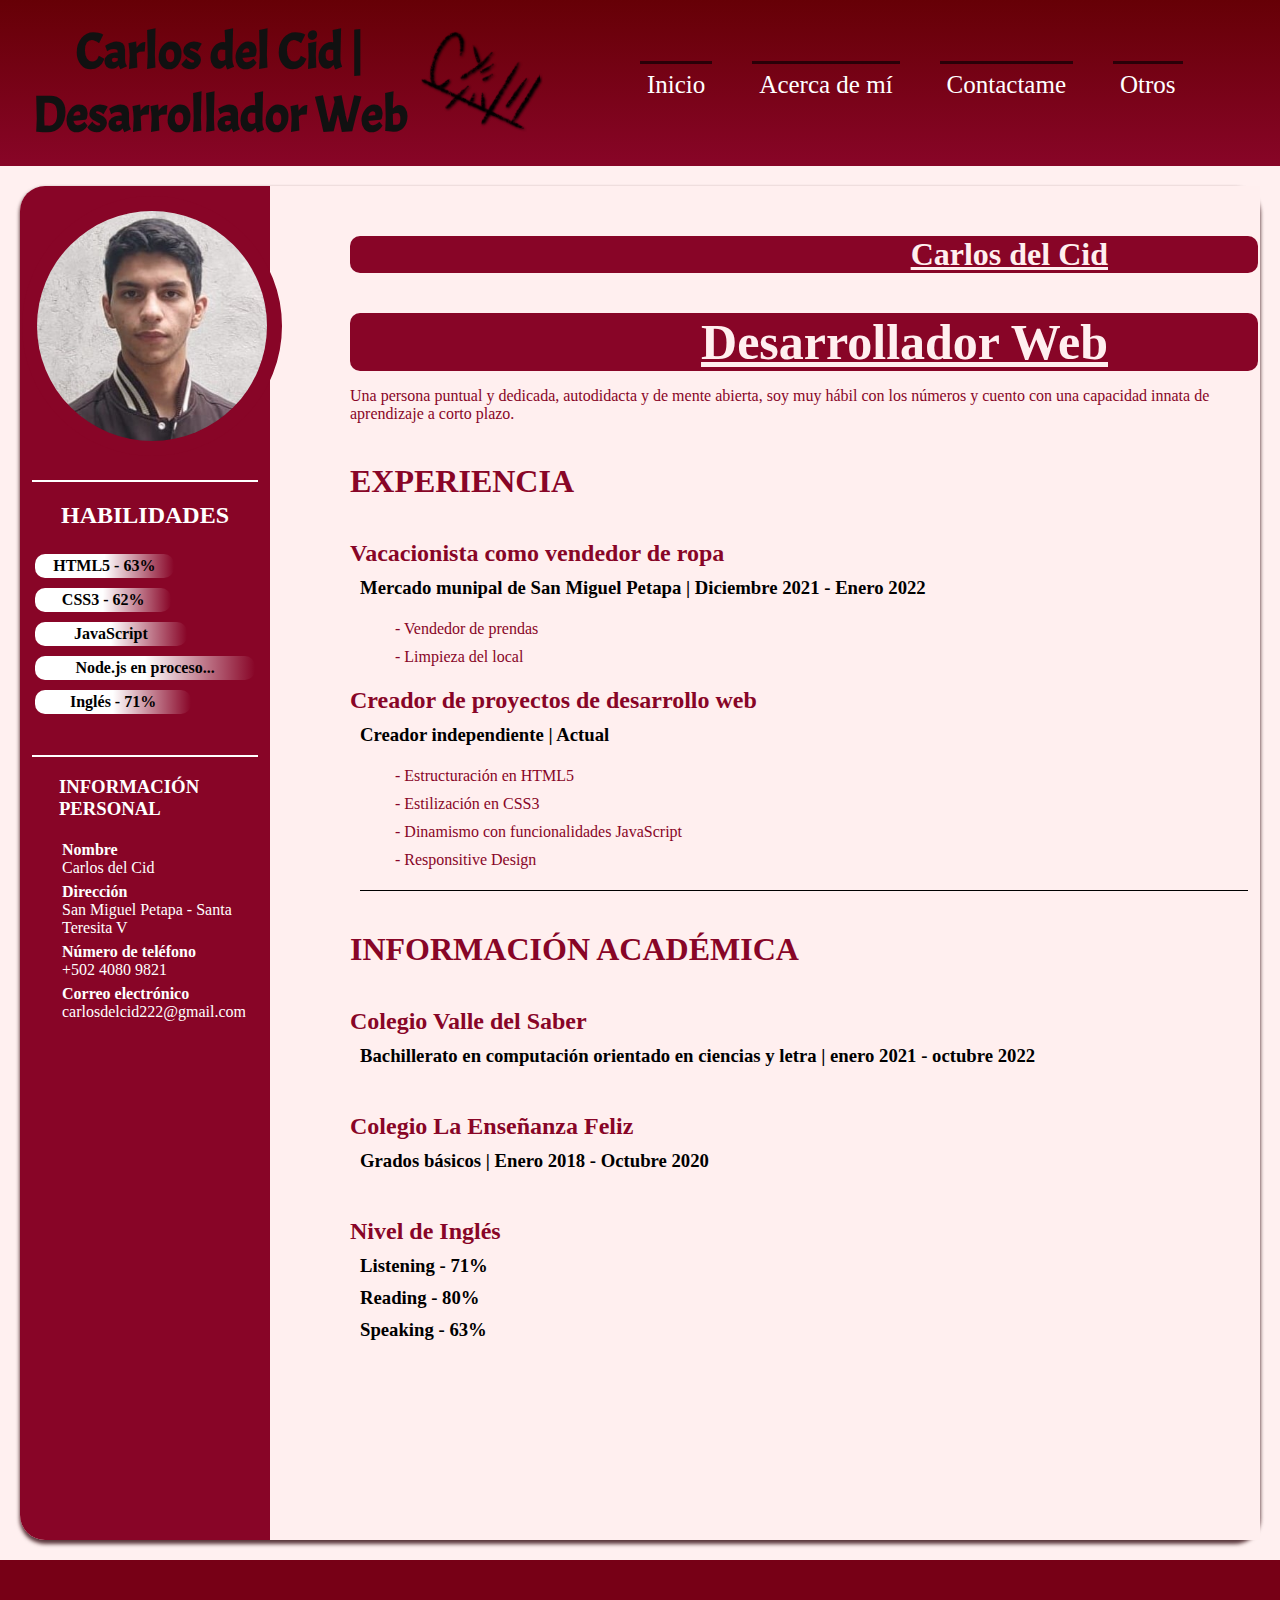
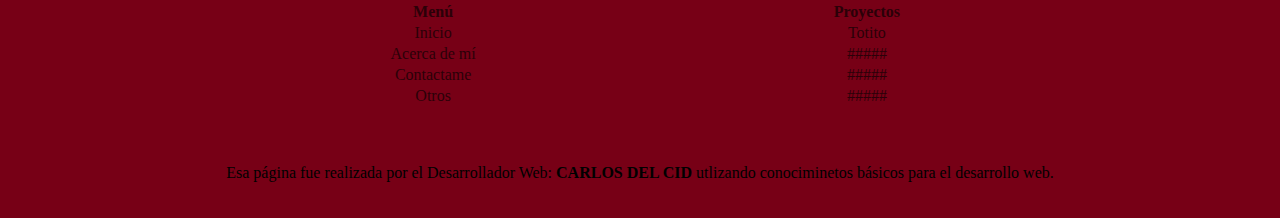
<file: Curriculum.html>
<!DOCTYPE html>
<html lang="es">
<head>
    <meta charset="UTF-8">
    <meta http-equiv="X-UA-Compatible" main="IE=edge">
    <meta name="viewport" main="width=device-width, initial-scale=1.0">
    <link href="estilo.css" rel="stylesheet" >
    <link rel="stylesheet" href="https://fonts.googleapis.com/css2?family=Acme">
    <title>Document</title>
</head>
<body>
    
<!-- <div id="comenzar">
    <button id="empezar">¡Comenzar Juego!</button>
</div>
    <div class="interfaz"></div>
    <div class="contenedor">
        <div id="totito"></div>
    </div> -->

<div class="contenedor">
    
        <nav class=" header grid-item">
            <h1 class="title">Carlos del Cid | Desarrollador Web</h1>
            <img class="firma"  alt="firma" src="img/icono.png">
            <ul class="nav_list">
                <li class="nav__list-item"><a href="index.html" class="nav_inicio">Inicio</a>        </li>
                <li class="nav__list-item"><a href="Curriculum.html" class="nav_acerca">Acerca de mí</a>  </li>
                <li class="nav__list-item"><a href="#" class="nav_contactar">Contactame</a> </li>
                <li class="nav__list-item"><a href="#" class="nav_proyectos">Otros</a>      </li>
            </ul>
        </nav> 

    <main class="main grid-item">
        <!-- Contenedor de curriculum -->
        <div class="contenedor_curriculum">
            <div class="foto_curriculum curriculum-item">
               <img src="img/Perfil.jpg" alt="foto perfil" id="perfil">
            </div>

            <div class="habilidades_curriculum curriculum-item">
                <div class="linea">.</div>
                <h2>HABILIDADES</h2>

                <ul class="graficas"> 
                    <li><div class="graf">
                        <strong class="barra" style="width: 63%;">HTML5 - 63%</strong>
                        </div> </li> 
                    <li><div class="graf">
                        <strong class="barra" style="width: 62%;">CSS3 - 62%</strong>
                        </div> </li>
                    <li><div class="graf">
                        <strong class="barra" style="width: 69%;">JavaScript</strong>
                        </div></li>
                    <li><div class="graf">
                        <strong class="barra" style="width: 100%;">Node.js en proceso...</strong>
                        </div></li>
                    <li><div class="graf">
                        <strong class="barra" style="width: 71%;">Inglés - 71%</strong>
                        </div></li>

                </ul>
            </div>

            <div class="contacto_curriculum curriculum-item">
                <div class="linea">.</div>
                <h3>INFORMACIÓN PERSONAL</h3>
            <ul class="info-personal_lista" >
                <li class="info-personal_item"><b>Nombre</b><br><span>Carlos del Cid</span></li>
                <li class="info-personal_item"><b>Dirección</b><br><span>San Miguel Petapa - Santa Teresita V</span></li>    
                <li class="info-personal_item"><b>Número de teléfono</b><br><span>+502 4080 9821</span></li>
                <li class="info-personal_item"><b>Correo electrónico</b><br><span>carlosdelcid222@gmail.com</span></li>    
            </ul>
            </div>
            <div class="info_curriculum curriculum-item">
                <h2 class="nombre-curriculum">Carlos del Cid</h2>
                <h3 class="nombre-curriculum">Desarrollador Web</h3>
                
                <p>Una persona puntual y dedicada, autodidacta y de mente abierta, soy muy hábil con los números y cuento con una capacidad innata de aprendizaje a corto plazo. </p>

                <h2>EXPERIENCIA</h2>
                <h3 class="titulo">Vacacionista como vendedor de ropa</h3>
                <h3 class="subtitulo">Mercado munipal de San Miguel Petapa | Diciembre 2021 - Enero 2022 </h3>
                <ul>
                    <li>- Vendedor de prendas</li>
                    <li>- Limpieza del local</li>
                </ul>

                <h3 class="titulo">Creador de proyectos de desarrollo web</h3>
                <h3 class="subtitulo">Creador independiente | Actual</h3>
                <ul>
                    <li>- Estructuración en HTML5</li>
                    <li>- Estilización en CSS3</li>
                    <li>- Dinamismo con funcionalidades JavaScript</li>
                    <li>- Responsitive Design</li>
                </ul>

                <div class="linea" style="background-color:#000 ;"></div>

                <h2>INFORMACIÓN ACADÉMICA</h2>
                
                <h3 class="titulo">Colegio Valle del Saber</h3>
                <h3 class="subtitulo">Bachillerato en computación orientado en ciencias y letra | enero 2021 - octubre 2022</h3>
                <br><br>
                <h3 class="titulo">Colegio La Enseñanza Feliz</h3>
                <h3 class="subtitulo">Grados básicos | Enero 2018 - Octubre 2020 </h3>
                <br><br>
                <h3 class="titulo">Nivel de Inglés</h3>
                <h3 class="subtitulo">Listening - 71%</h3>
                <h3 class="subtitulo">Reading - 80%</h3>
                <h3 class="subtitulo">Speaking - 63%</h3>
              


                
            </div>
        </div>
    </main>
    
    <footer class="footer grid-item">
        <ul class="footer_list list_menu">
            <li class="footer_list-item"><b class="nav_titulo">Menú</b></li>
            <li class="footer_list-item"><a href="index.html" class="nav_inicio">Inicio</a>       </li>
            <li class="footer_list-item"><a href="Curriculum.html" class="nav_acerca">Acerca de mí</a> </li>
            <li class="footer_list-item"><a href="#" class="nav_contactar">Contactame</a></li>
            <li class="footer_list-item"><a href="#" class="nav_proyectos">Otros</a>     </li>
        </ul>
        <ul class="footer_list list_proyectos">
            <li class="footer_list-item"><b class="nav_titulo">Proyectos</b></li>
            <li class="footer_list-item"><a href="totito.html" class="nav_proyecto1">Totito</a></li>
            <li class="footer_list-item"><a href="#" class="nav_proyecto2">#####</a></li>
            <li class="footer_list-item"><a href="#" class="nav_proyecto3">#####</a></li>
            <li class="footer_list-item"><a href="#" class="nav_proyecto4">#####</a></li>
        </ul>

        <p class="info"> Esa página fue realizada por el Desarrollador Web: <b>CARLOS DEL CID</b> utlizando conociminetos básicos para el desarrollo web.</p>
    </footer>


</div>


<script src="codigo.js"></script>
</body>
</html>
</file>
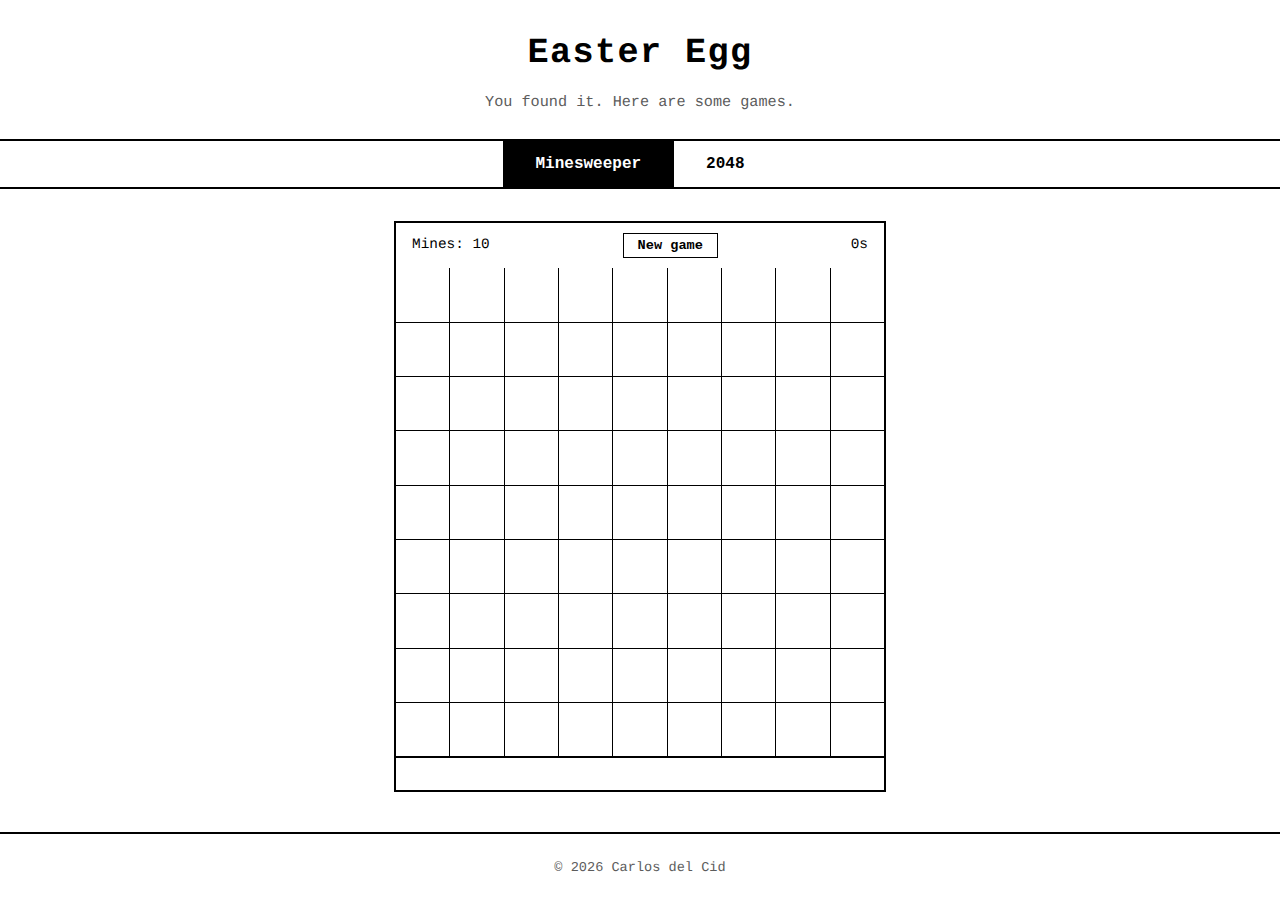
<file: easter-egg.html>
<!DOCTYPE html>
<html lang="en">
<head>
    <meta charset="UTF-8">
    <meta name="viewport" content="width=device-width, initial-scale=1.0">
    <title>Easter Egg — Games</title>
    <link rel="stylesheet" href="styles.css">
    <link rel="stylesheet" href="easter-egg.css">
</head>
<body>

    <header class="game-header">
        <h1>Easter Egg</h1>
        <p>You found it. Here are some games.</p>
    </header>

    <nav class="game-switcher">
        <button id="btn-ms" class="active" onclick="switchGame('minesweeper')">Minesweeper</button>
        <button id="btn-t" onclick="switchGame('2048')">2048</button>
    </nav>

    <div id="area-minesweeper" class="game-area visible">
        <div class="game-topbar">
            <span id="ms-mines">Mines: 10</span>
            <button onclick="msNewGame()">New game</button>
            <span id="ms-timer">0s</span>
        </div>
        <div id="ms-board"></div>
        <div id="ms-message"></div>
    </div>

    <div id="area-2048" class="game-area">
        <div class="game-topbar">
            <span>Score: <strong id="t-score">0</strong></span>
            <div class="t-controls">
                <button onclick="tUndo()" id="t-undo-btn" disabled>Undo</button>
                <button onclick="tNewGame()">New game</button>
            </div>
            <span>Best: <strong id="t-best">0</strong></span>
        </div>
        <div id="t-board">
            <div id="t-bg-cells"></div>
            <div id="t-tile-layer"></div>
        </div>
        <div id="t-message"></div>
        <p id="t-hint">Arrow keys to move &middot; Swipe on mobile</p>
    </div>

    <footer class="game-footer">
        <p>&copy; 2026 Carlos del Cid</p>
    </footer>

<script src="easter-egg.js"></script>
</body>
</html>
</file>
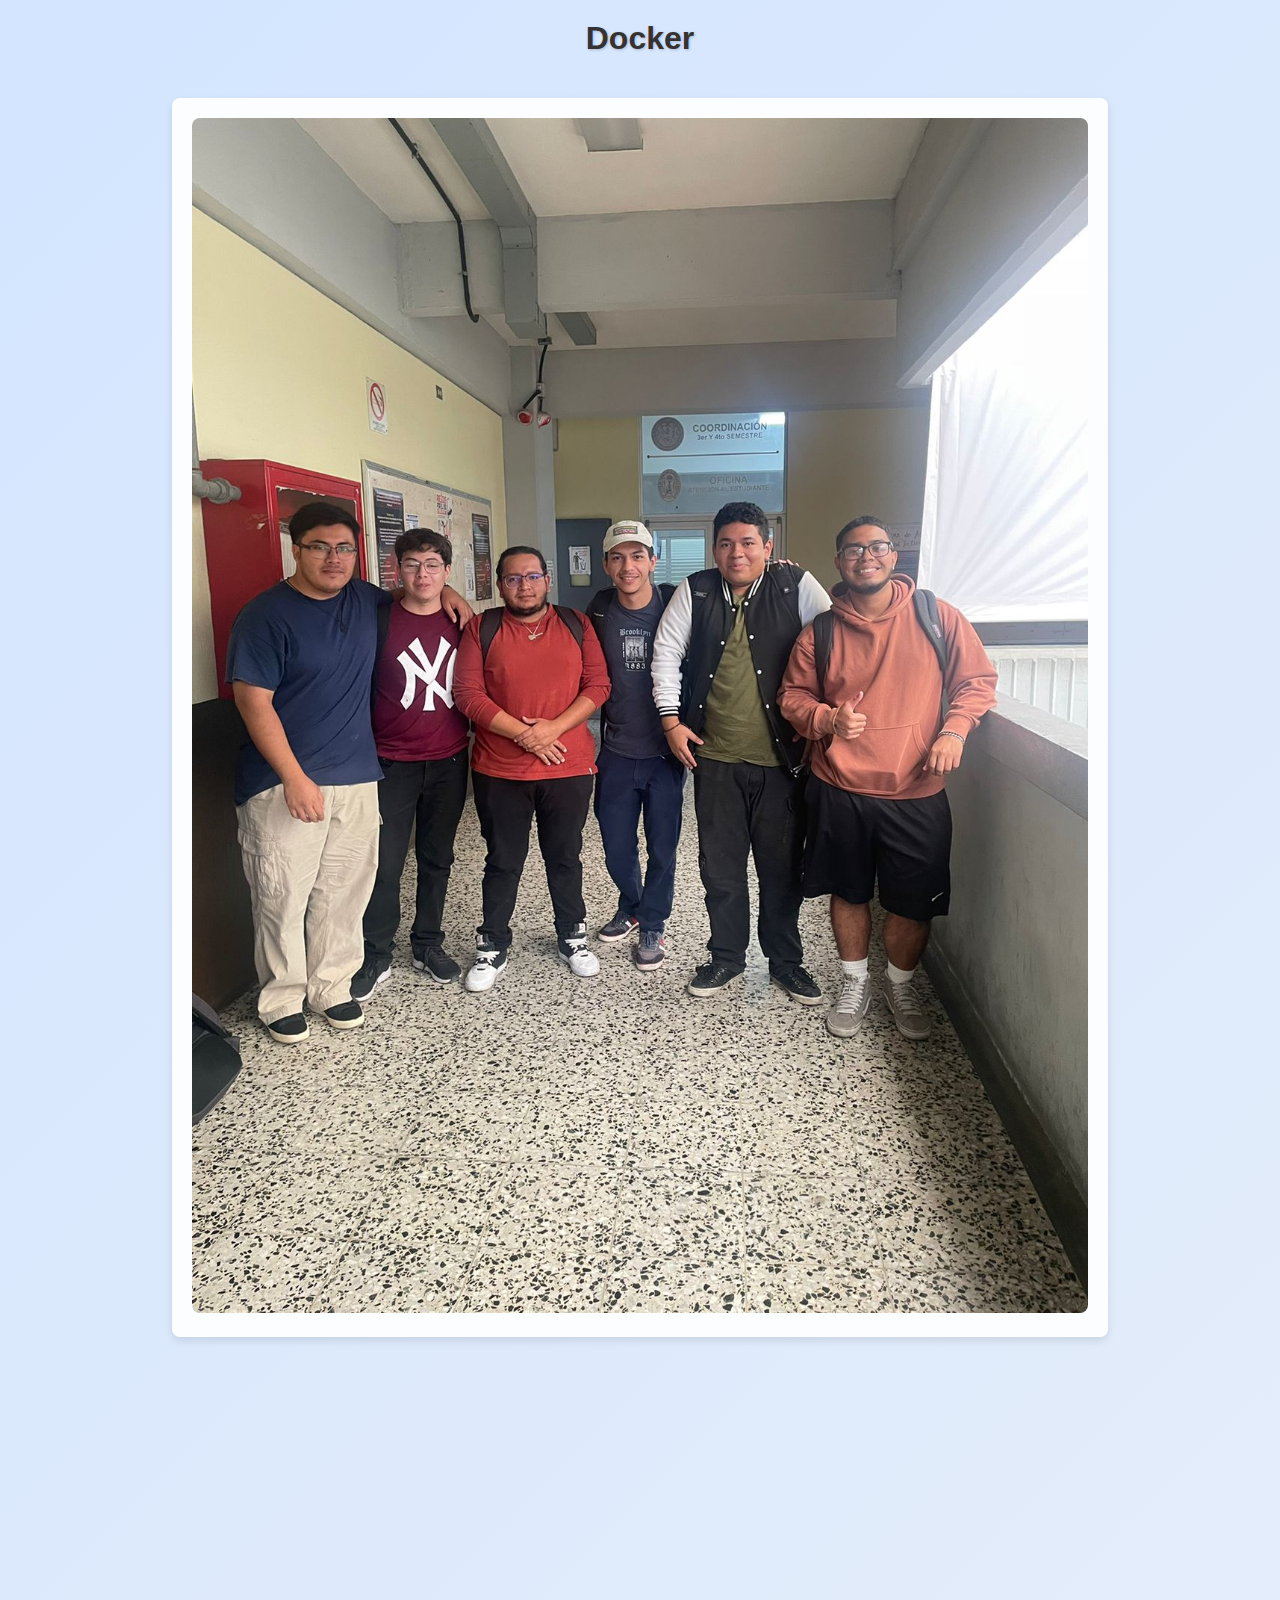
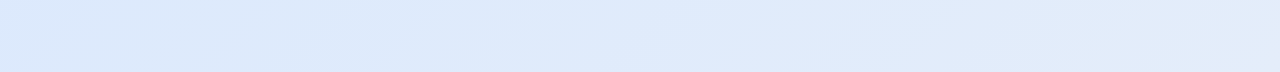
<file: pagina.html>
<!DOCTYPE html>
<html lang="es">
<head>
    <meta charset="UTF-8">
    <meta name="viewport" content="width=device-width, initial-scale=1.0">
    <title>Docker</title>
    <style>
        body {
            font-family: Arial, sans-serif;
            margin: 0;
            padding: 0;
            display: flex;
            flex-direction: column;
            align-items: center;
            background: linear-gradient(135deg, #d3e5ff, #f5f5f5, #e6f7ff);
            background-size: 400% 400%;
            animation: gradientAnimation 15s ease infinite;
        }
        @keyframes gradientAnimation {
            0% { background-position: 0% 50%; }
            50% { background-position: 100% 50%; }
            100% { background-position: 0% 50%; }
        }
        h1 {
            color: #333;
            margin-top: 20px;
            text-shadow: 1px 1px 3px rgba(0, 0, 0, 0.2);
        }
        .container {
            width: 70%;
            margin: 20px 0;
            box-shadow: 0 4px 8px rgba(0, 0, 0, 0.1);
            border-radius: 8px;
            overflow: hidden;
            background: rgba(255, 255, 255, 0.9);
            padding: 20px;
        }
        .container iframe {
            width: 100%;
            border: none;
        }
        .pdf-container iframe {
            height: 600px;
        }
        .video-container iframe {
            height: 615px;
        }
        .image-container img {
            width: 100%;
            height: auto;
            border-radius: 8px;
        }
    </style>
</head>
<body>
    <h1>Docker</h1>
    
    <div class="container image-container">
        <img src="foto.png" alt="Foto de grupo">
    </div>
    
    <iframe width="560" height="315" src="https://www.youtube.com/embed/BdbIjyNVgYw?si=1BeZO2pungGDrpuu" title="YouTube video player" frameborder="0" allow="accelerometer; autoplay; clipboard-write; encrypted-media; gyroscope; picture-in-picture; web-share" referrerpolicy="strict-origin-when-cross-origin" allowfullscreen></iframe>
</body>
</html>
</file>
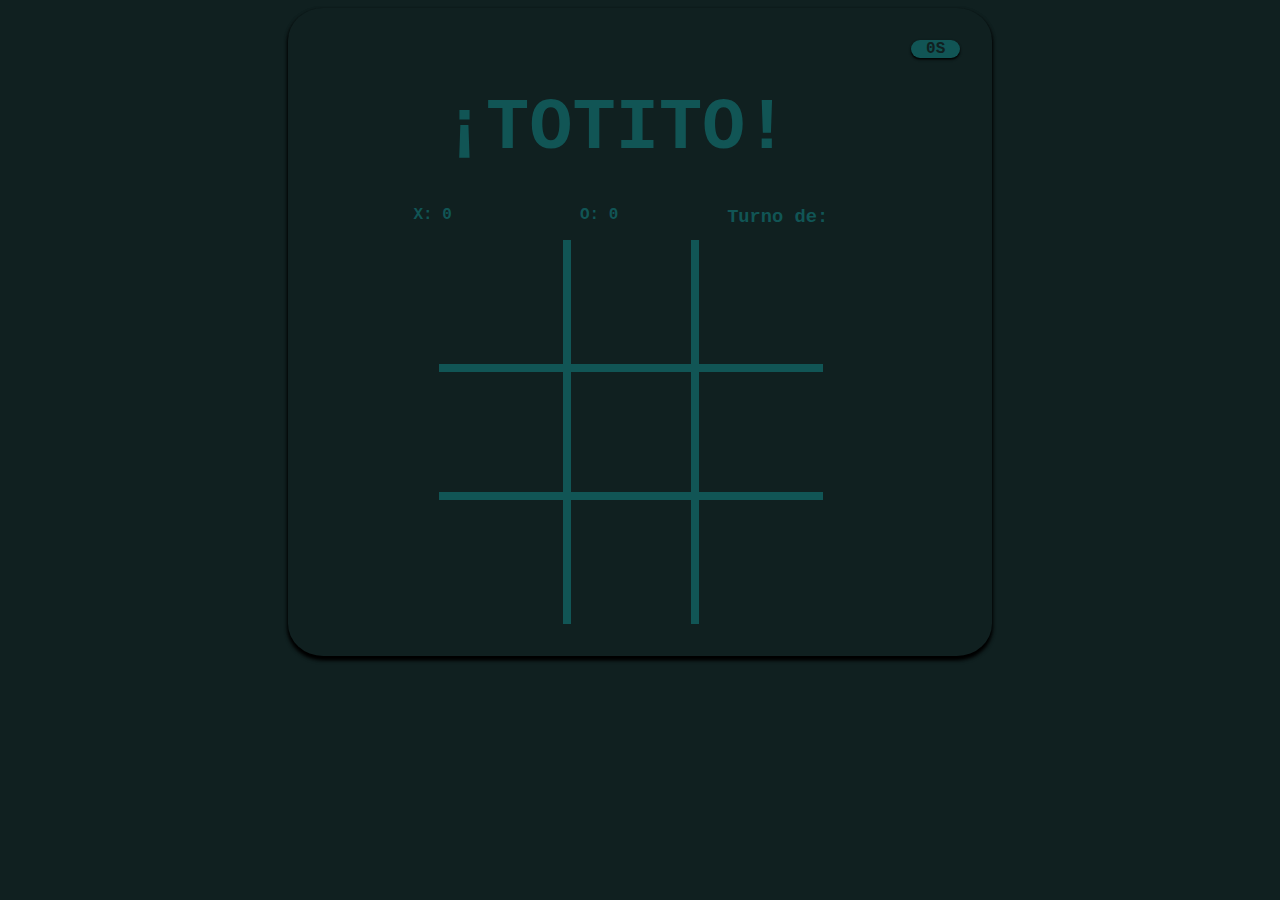
<file: totito.html>
<!DOCTYPE html>
<html lang="es">
<head>
    <meta charset="UTF-8">
    <meta http-equiv="X-UA-Compatible" content="IE=edge">
    <meta name="viewport" content="width=device-width, initial-scale=1.0">
    <title>¡TOTITO!</title>
    <link rel="stylesheet" href="totito.css">
</head>
<body onload="eventos();">
    <div class="contenedor_juego">
        <div class="titulo">
            <h1 id="titulo">¡TOTITO!</h1>
        </div>
        <div class="tiempo">
            <div>
                <span id="tiempo">0</span><b>S</b>
            </div>
        </div>
        <div class="p1">
            <b>X: </b><span id="p1">0</span>
        </div>
        <div class="p2">
            <b>O: </b><span id="p2">0</span>
        </div>
        <div class="turno">
            <h3 id="turno">Turno de: </h3>
        </div>
            <div class="totito">
                <div class="contenedor_totito">
                    <button type="button" id="b_0"><span id="0"> </span></button>
                    <button type="button" id="b_1"><span id="1"> </span></button>
                    <button type="button" id="b_2"><span id="2"> </span></button>
                    <button type="button" id="b_3"><span id="3"> </span></button>
                    <button type="button" id="b_4"><span id="4"> </span></button>
                    <button type="button" id="b_5"><span id="5"> </span></button>
                    <button type="button" id="b_6"><span id="6"> </span></button>
                    <button type="button" id="b_7"><span id="7"> </span></button>
                    <button type="button" id="b_8"><span id="8"> </span></button>
                </div>
        </div>
    </div>
    <script src="totito.js" language="javascript"></script>
</body>
</html>
</file>
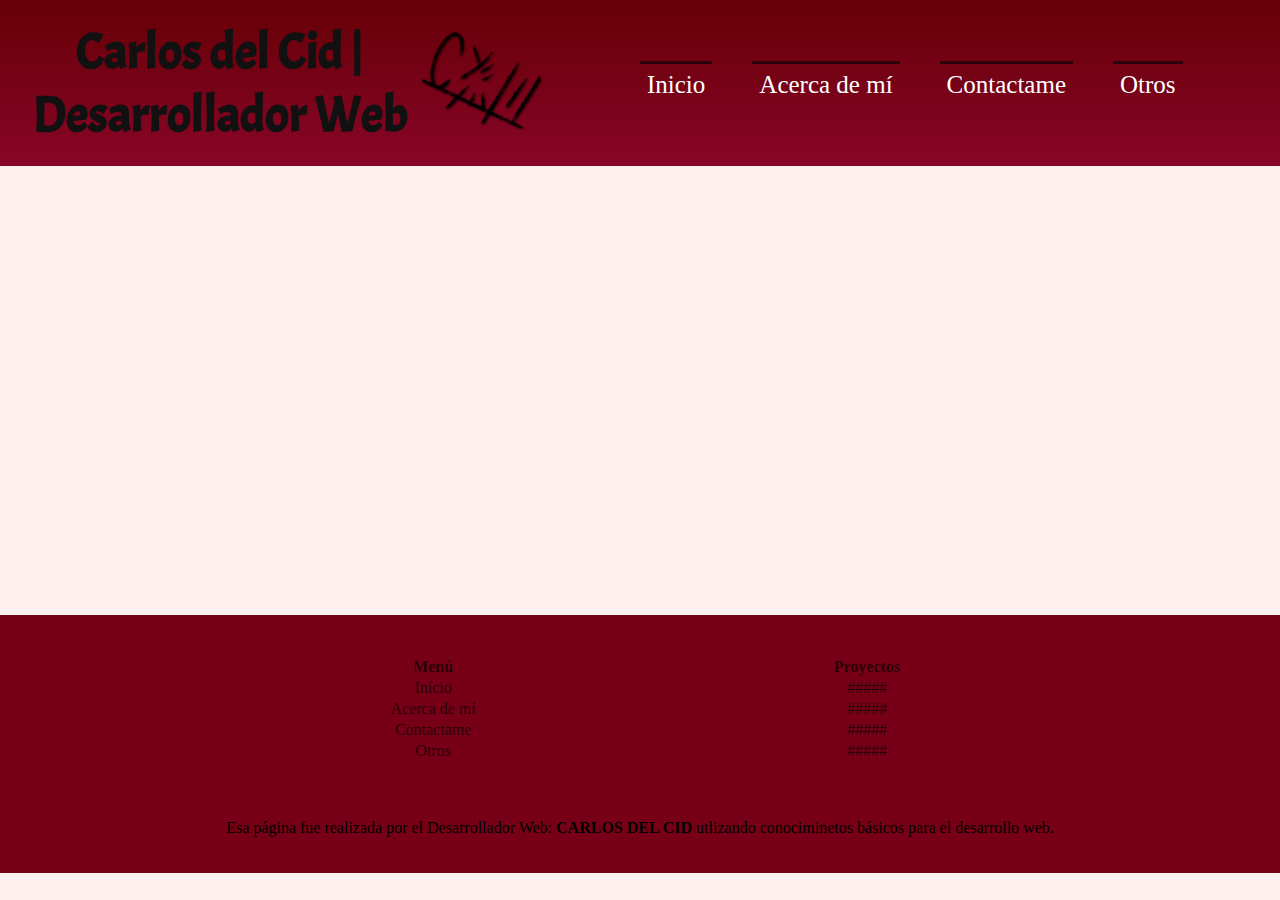
<file: Totito.html>
<!DOCTYPE html>
<html lang="en">
<head>
    <meta charset="UTF-8">
    <meta http-equiv="X-UA-Compatible" main="IE=edge">
    <meta name="viewport" main="width=device-width, initial-scale=1.0">
    <link href="estilo.css" rel="stylesheet" >
    <link rel="stylesheet" href="https://fonts.googleapis.com/css2?family=Acme">
    <title>Document</title>
</head>
<body>
    
<!-- <div id="comenzar">
    <button id="empezar">¡Comenzar Juego!</button>
</div>
    <div class="interfaz"></div>
    <div class="contenedor">
        <div id="totito"></div>
    </div> -->

<div class="contenedor">
    
        <nav class=" header grid-item">
            <h1 class="title">Carlos del Cid | Desarrollador Web</h1>
            <img class="firma"  alt="firma" src="img/icono.png">
            <ul class="nav_list">
                <li class="nav__list-item"><a href="Totito.html" class="nav_inicio">Inicio</a>        </li>
                <li class="nav__list-item"><a href="Curriculum.html" class="nav_acerca">Acerca de mí</a>  </li>
                <li class="nav__list-item"><a href="#" class="nav_contactar">Contactame</a> </li>
                <li class="nav__list-item"><a href="#" class="nav_proyectos">Otros</a>      </li>
            </ul>
        </nav> 

    <main class="main grid-item">
       
    </main>
    
    <footer class="footer grid-item">
        <ul class="footer_list list_menu">
            <li class="footer_list-item"><b class="nav_titulo">Menú</b></li>
            <li class="footer_list-item"><a href="Totito.html" class="nav_inicio">Inicio</a>       </li>
            <li class="footer_list-item"><a href="Curriculum.html" class="nav_acerca">Acerca de mí</a> </li>
            <li class="footer_list-item"><a href="#" class="nav_contactar">Contactame</a></li>
            <li class="footer_list-item"><a href="#" class="nav_proyectos">Otros</a>     </li>
        </ul>
        <ul class="footer_list list_proyectos">
            <li class="footer_list-item"><b class="nav_titulo">Proyectos</b></li>
            <li class="footer_list-item"><a href="#" class="nav_proyecto1">#####</a></li>
            <li class="footer_list-item"><a href="#" class="nav_proyecto2">#####</a></li>
            <li class="footer_list-item"><a href="#" class="nav_proyecto3">#####</a></li>
            <li class="footer_list-item"><a href="#" class="nav_proyecto4">#####</a></li>
        </ul>

        <p class="info"> Esa página fue realizada por el Desarrollador Web: <b>CARLOS DEL CID</b> utlizando conociminetos básicos para el desarrollo web.</p>
    </footer>


</div>


<script src="codigo.js"></script>
</body>
</html>
</file>
<file: analizador.css>
:root {
    --color-bg: #ffffff;
    --color-text: #000000;
    --color-border: #000000;
    --color-accent: #333333;
    --color-hover: #f5f5f5;
    --color-muted: #5c5c5c;
    --spacing-sm: 8px;
    --spacing-md: 14px;
    --spacing-lg: 24px;
    --spacing-xl: 40px;
    --border-radius: 0px;
    --transition: all 0.2s ease;
}

[data-theme='dark'] {
    --color-bg: #111111;
    --color-text: #f5f5f5;
    --color-border: #f5f5f5;
    --color-accent: #e0e0e0;
    --color-hover: #222222;
    --color-muted: #c7c7c7;
}

* {
    box-sizing: border-box;
}

body {
    margin: 0;
    font-family: 'Courier New', monospace;
    background: var(--color-bg);
    color: var(--color-text);
    line-height: 1.65;
}

.container {
    width: min(1200px, 100%);
    margin: 0 auto;
    padding: var(--spacing-lg) var(--spacing-md) var(--spacing-xl);
}

header {
    border: 2px solid var(--color-border);
    padding: var(--spacing-lg);
    background: var(--color-bg);
    box-shadow: 6px 6px 0 0 var(--color-border);
    margin-bottom: var(--spacing-lg);
}

header h1 {
    margin: 0 0 var(--spacing-md);
    font-size: clamp(1.1rem, 3.8vw, 1.6rem);
}

.menu {
    display: flex;
    gap: var(--spacing-sm);
    align-items: center;
}

.menu-btn {
    background: var(--color-bg);
    border: 2px solid var(--color-border);
    color: var(--color-text);
    padding: var(--spacing-sm) var(--spacing-md);
    border-radius: var(--border-radius);
    font-family: inherit;
    font-weight: bold;
}

.menu-btn.active {
    background: var(--color-hover);
}

.theme-toggle {
    background: var(--color-bg);
    border: 2px solid var(--color-border);
    color: var(--color-text);
    padding: var(--spacing-sm) var(--spacing-md);
    border-radius: var(--border-radius);
    font-family: inherit;
    font-weight: bold;
    cursor: pointer;
    transition: var(--transition);
    margin-left: auto;
}

.theme-toggle:hover {
    background: var(--color-hover);
}

.panel {
    background: var(--color-bg);
    border: 2px solid var(--color-border);
    border-radius: var(--border-radius);
    padding: var(--spacing-lg);
    box-shadow: 6px 6px 0 0 var(--color-border);
}

.code-container {
    display: grid;
    grid-template-columns: 1fr 1fr;
    gap: var(--spacing-md);
    margin-bottom: var(--spacing-lg);
}

.input-section,
.output-section {
    display: flex;
    flex-direction: column;
    gap: 8px;
}

label {
    color: var(--color-muted);
    font-size: 0.9rem;
    font-weight: bold;
}

textarea {
    width: 100%;
    min-height: clamp(160px, 28vh, 220px);
    resize: vertical;
    background: var(--color-bg);
    color: var(--color-text);
    border: 2px solid var(--color-border);
    border-radius: var(--border-radius);
    padding: var(--spacing-sm);
    font-family: Consolas, monospace;
    font-size: 0.9rem;
}

.execute-btn {
    align-self: flex-start;
    border: 2px solid var(--color-border);
    background: var(--color-bg);
    color: var(--color-text);
    padding: var(--spacing-sm) var(--spacing-md);
    border-radius: var(--border-radius);
    font-family: inherit;
    font-weight: bold;
    cursor: pointer;
    transition: var(--transition);
}

.execute-btn:hover {
    background: var(--color-hover);
}

.analysis-tables {
    display: grid;
    grid-template-columns: 1fr;
    gap: 16px;
}

.table-container h4 {
    margin: 0 0 8px;
}

.table-accordion {
    border: 0;
}

.table-accordion > summary {
    list-style: none;
    cursor: pointer;
    border: 2px solid var(--color-border);
    padding: var(--spacing-sm) var(--spacing-md);
    background: var(--color-bg);
    font-weight: bold;
    margin-bottom: var(--spacing-sm);
}

.table-accordion > summary::-webkit-details-marker {
    display: none;
}

.table-accordion > summary::after {
    content: '+';
    float: right;
}

.table-accordion[open] > summary::after {
    content: '−';
}

.table-content {
    border: 2px solid var(--color-border);
    border-radius: var(--border-radius);
    overflow: auto;
    -webkit-overflow-scrolling: touch;
    background: var(--color-bg);
}

table {
    width: 100%;
    border-collapse: collapse;
    min-width: 780px;
}

th,
td {
    border-bottom: 1px solid var(--color-border);
    padding: var(--spacing-sm);
    text-align: left;
    font-size: 0.85rem;
}

th {
    background: var(--color-hover);
    color: var(--color-text);
    position: sticky;
    top: 0;
}

.no-data {
    padding: var(--spacing-sm);
    color: var(--color-muted);
}

.no-data.hidden {
    display: none;
}

footer {
    margin-top: var(--spacing-md);
    color: var(--color-muted);
    font-size: 0.9rem;
}

@media (max-width: 900px) {
    .container {
        padding: var(--spacing-md);
    }

    .panel {
        padding: var(--spacing-md);
    }

    .code-container {
        grid-template-columns: 1fr;
    }

    table {
        min-width: 0;
    }
}

@media (max-width: 700px) {
    header {
        padding: var(--spacing-md);
        box-shadow: 4px 4px 0 0 var(--color-border);
    }

    .menu {
        flex-wrap: wrap;
    }

    .theme-toggle {
        margin-left: 0;
    }

    .execute-btn {
        width: 100%;
        text-align: center;
    }

    .analysis-tables {
        gap: 12px;
    }
}

@media (max-width: 768px) {
    .table-container h4 {
        display: none;
    }

    .table-accordion > summary {
        margin-bottom: 0;
    }

    .table-accordion:not([open]) .table-content {
        display: none;
    }

    .table-accordion[open] .table-content {
        overflow: visible;
        border: none;
        background: transparent;
        padding-top: var(--spacing-sm);
    }

    table,
    thead,
    tbody,
    tr,
    td {
        display: block;
        width: 100%;
    }

    thead {
        display: none;
    }

    table {
        min-width: 0;
        border-collapse: separate;
        border-spacing: 0;
    }

    tbody tr {
        border: 2px solid var(--color-border);
        margin-bottom: var(--spacing-sm);
        background: var(--color-bg);
    }

    tbody td {
        border: none;
        border-bottom: 1px dashed var(--color-border);
        display: flex;
        justify-content: space-between;
        gap: var(--spacing-sm);
        align-items: flex-start;
        text-align: right;
        overflow-wrap: anywhere;
        word-break: break-word;
    }

    tbody td:last-child {
        border-bottom: none;
    }

    tbody td::before {
        content: attr(data-label);
        color: var(--color-muted);
        font-weight: bold;
        text-align: left;
        flex: 0 0 42%;
        max-width: 42%;
    }
}

@media (min-width: 769px) {
    .table-container h4 {
        display: block;
    }

    .table-accordion > summary {
        display: none;
    }

    .table-accordion .table-content {
        display: block;
    }
}

@media (max-width: 520px) {
    .container {
        padding: var(--spacing-sm);
    }

    header,
    .panel {
        box-shadow: 3px 3px 0 0 var(--color-border);
    }

    .panel {
        padding: var(--spacing-sm);
    }

    label,
    footer {
        font-size: 0.82rem;
    }

    textarea {
        min-height: 140px;
        font-size: 0.84rem;
    }

    th,
    td {
        font-size: 0.78rem;
        padding: 6px;
    }

    tbody td {
        font-size: 0.76rem;
        padding: 6px;
    }

    tbody td::before {
        flex: 0 0 44%;
        max-width: 44%;
        font-size: 0.74rem;
    }
}
</file>
<file: styles.css>
:root {
    --color-bg: #ffffff;
    --color-text: #000000;
    --color-border: #000000;
    --color-accent: #333333;
    --color-hover: #f5f5f5;
    --color-muted: #5c5c5c;
    --spacing-sm: 8px;
    --spacing-md: 14px;
    --spacing-lg: 24px;
    --spacing-xl: 40px;
    --border-radius: 0px;
    --transition: all 0.2s ease;
}

[data-theme='dark'] {
    --color-bg: #111111;
    --color-text: #f5f5f5;
    --color-border: #f5f5f5;
    --color-accent: #e0e0e0;
    --color-hover: #222222;
    --color-muted: #c7c7c7;
}

* {
    margin: 0;
    padding: 0;
    box-sizing: border-box;
    font-family: 'Courier New', monospace;
}

body {
    background-color: var(--color-bg);
    color: var(--color-text);
    line-height: 1.65;
    min-height: 100vh;
    text-rendering: geometricPrecision;
}

header {
    border-bottom: 2px solid var(--color-border);
    padding: var(--spacing-xl) var(--spacing-lg);
    text-align: center;
    background-color: var(--color-bg);
}

header h1 {
    font-size: clamp(2rem, 4vw, 3rem);
    margin-bottom: var(--spacing-sm);
    letter-spacing: 0.04em;
}

.easter-egg-link {
    display: inline-flex;
    vertical-align: middle;
    margin-left: 0.35rem;
}

.easter-egg-link img {
    width: 1.35em;
    height: 1.35em;
    object-fit: contain;
    display: block;
}

header p {
    font-size: 1.05rem;
    color: var(--color-muted);
}

nav {
    display: flex;
    justify-content: center;
    flex-wrap: wrap;
    border-bottom: 2px solid var(--color-border);
    background-color: var(--color-bg);
    position: sticky;
    top: 0;
    z-index: 10;
}

nav a {
    color: var(--color-text);
    text-decoration: none;
    padding: var(--spacing-md) var(--spacing-lg);
    border-right: 1px solid var(--color-border);
    transition: var(--transition);
    font-weight: bold;
}

.theme-toggle,
.language-toggle {
    color: var(--color-text);
    background-color: var(--color-bg);
    border: none;
    border-left: 1px solid var(--color-border);
    padding: var(--spacing-md) var(--spacing-lg);
    transition: var(--transition);
    font-weight: bold;
    cursor: pointer;
    font-size: 1rem;
}

.theme-toggle:hover,
.language-toggle:hover {
    background-color: var(--color-hover);
}

nav a:last-child {
    border-right: none;
}

nav a:hover {
    background-color: var(--color-hover);
}

nav a:focus-visible,
.contact-info a:focus-visible,
.theme-toggle:focus-visible,
.language-toggle:focus-visible {
    outline: 2px dashed var(--color-border);
    outline-offset: 3px;
}

section {
    max-width: 1080px;
    margin: var(--spacing-xl) auto;
    padding: 0 var(--spacing-md);
}

section h2 {
    font-size: 1.5rem;
    margin-bottom: var(--spacing-lg);
    padding-bottom: var(--spacing-md);
    border-bottom: 2px solid var(--color-border);
}

.about-content,
.contact-info {
    border: 2px solid var(--color-border);
    padding: var(--spacing-lg);
    background-color: var(--color-bg);
}

.about-content p,
.contact-info p {
    margin-bottom: var(--spacing-sm);
}

.skills,
.projects {
    display: grid;
    grid-template-columns: repeat(auto-fit, minmax(220px, 1fr));
    gap: var(--spacing-md);
}

.skill-card,
.project-card {
    border: 2px solid var(--color-border);
    background-color: var(--color-bg);
    padding: var(--spacing-lg);
    transition: var(--transition);
    box-shadow: 6px 6px 0 0 var(--color-border);
}

.project-card-link,
.project-card-link:visited,
.project-card-link:hover,
.project-card-link:active,
.project-card-link:focus {
    text-decoration: none;
    color: var(--color-text);
    display: block;
}

.project-card-link * {
    color: var(--color-text);
}

.project-card-link .project-card {
    height: 100%;
}

.skill-card:hover,
.project-card:hover {
    background-color: var(--color-hover);
    transform: translate(-2px, -2px);
    box-shadow: 8px 8px 0 0 var(--color-border);
}

.skill-card h3,
.project-card h3 {
    margin-bottom: var(--spacing-sm);
    font-size: 1rem;
}

.project-card p {
    margin-bottom: var(--spacing-sm);
}

.project-card p strong,
.contact-info strong {
    letter-spacing: 0.02em;
}

.contact-info a {
    color: var(--color-text);
    border-bottom: 1px solid var(--color-border);
    text-decoration: none;
    transition: var(--transition);
}

.contact-info a:hover {
    background-color: var(--color-hover);
}

footer {
    border-top: 2px solid var(--color-border);
    text-align: center;
    padding: var(--spacing-lg);
    margin-top: var(--spacing-xl);
    background-color: var(--color-bg);
    color: var(--color-muted);
}

.menu-toggle {
    display: none;
    background-color: transparent;
    border: none;
    cursor: pointer;
    padding: var(--spacing-md) var(--spacing-lg);
    flex-direction: column;
    justify-content: center;
    align-items: center;
    gap: 5px;
    margin-right: auto;
}

.menu-toggle span {
    display: block;
    width: 25px;
    height: 3px;
    background-color: var(--color-text);
    transition: var(--transition);
    transform-origin: center;
}

.menu-toggle.active span:nth-child(1) {
    transform: translateY(8px) rotate(45deg);
}

.menu-toggle.active span:nth-child(2) {
    opacity: 0;
}

.menu-toggle.active span:nth-child(3) {
    transform: translateY(-8px) rotate(-45deg);
}

.nav-menu {
    display: flex;
    flex-wrap: wrap;
    justify-content: center;
}

@media (max-width: 768px) {
    nav {
        flex-wrap: nowrap;
        align-items: center;
    }

    .menu-toggle {
        display: flex;
    }

    .nav-menu {
        position: absolute;
        top: 100%;
        left: 0;
        right: 0;
        width: 100%;
        flex-direction: column;
        justify-content: stretch;
        background-color: var(--color-bg);
        border-bottom: 2px solid var(--color-border);
        max-height: 0;
        overflow: hidden;
        transition: max-height 0.3s ease;
    }

    .nav-menu.active {
        max-height: 500px;
    }

    nav a {
        width: 100%;
        border-right: none;
        border-bottom: 1px solid var(--color-border);
        text-align: left;
    }

    .theme-toggle,
    .language-toggle {
        width: 100%;
        border-left: none;
        border-bottom: 1px solid var(--color-border);
        border-top: none;
        text-align: left;
    }

    .theme-toggle:last-of-type,
    .nav-menu > button:last-child {
        border-bottom: none;
    }

    .skills,
    .projects {
        grid-template-columns: 1fr;
    }

    .skill-card,
    .project-card,
    .about-content,
    .contact-info {
        box-shadow: 4px 4px 0 0 var(--color-border);
    }
}

@media (max-width: 480px) {
    header {
        padding: var(--spacing-lg) var(--spacing-md);
    }

    section h2 {
        font-size: 1.3rem;
    }

    .skill-card,
    .project-card {
        padding: var(--spacing-md);
    }
}
</file>
<file: easter-egg.css>
.game-header {
    border-bottom: 2px solid var(--color-border);
    padding: 24px;
    text-align: center;
}
.game-header h1 { font-size: clamp(1.4rem, 3vw, 2.2rem); letter-spacing: .04em; }
.game-header p  { color: var(--color-muted); font-size: .95rem; margin-top: 6px; }

.game-switcher {
    display: flex;
    justify-content: center;
    border-bottom: 2px solid var(--color-border);
    background-color: var(--color-bg);
}
.game-switcher button {
    font-family: 'Courier New', monospace;
    font-size: 1rem;
    font-weight: bold;
    color: var(--color-text);
    background-color: var(--color-bg);
    border: none;
    border-right: 1px solid var(--color-border);
    padding: 14px 32px;
    cursor: pointer;
    transition: var(--transition);
}
.game-switcher button:last-child { border-right: none; }
.game-switcher button:hover      { background-color: var(--color-hover); }
.game-switcher button.active {
    background-color: var(--color-text);
    color: var(--color-bg);
}

.game-area {
    display: none;
    max-width: 520px;
    margin: 32px auto;
    padding: 0 14px;
}
.game-area.visible { display: block; }

.game-topbar {
    display: flex;
    align-items: center;
    justify-content: space-between;
    border: 2px solid var(--color-border);
    border-bottom: none;
    padding: 10px 16px;
    background-color: var(--color-bg);
}
.game-topbar span { font-size: .9rem; }
.game-topbar button {
    font-family: 'Courier New', monospace;
    font-size: .85rem;
    font-weight: bold;
    color: var(--color-text);
    background-color: var(--color-bg);
    border: 1px solid var(--color-border);
    padding: 4px 14px;
    cursor: pointer;
    transition: var(--transition);
}
.game-topbar button:hover { background-color: var(--color-hover); }
.t-controls {
    display: flex;
    gap: 6px;
}

/* Minesweeper */
#ms-board {
    display: grid;
    grid-template-columns: repeat(9, 1fr);
    border: 2px solid var(--color-border);
    border-top: none;
    background-color: var(--color-border);
    gap: 1px;
    user-select: none;
}
.ms-cell {
    aspect-ratio: 1;
    display: flex;
    align-items: center;
    justify-content: center;
    font-weight: bold;
    font-size: clamp(.6rem, 2vw, .8rem);
    cursor: pointer;
    background-color: var(--color-bg);
    transition: background-color .1s;
}
.ms-cell:hover:not(.ms-revealed) { background-color: var(--color-hover); }
.ms-cell.ms-revealed {
    cursor: default;
    background-color: var(--color-hover);
}
.ms-cell.ms-mine-hit {
    background-color: var(--color-text);
    color: var(--color-bg);
}

#ms-message, #t-message {
    border: 2px solid var(--color-border);
    border-top: none;
    padding: 8px 16px;
    text-align: center;
    font-size: .85rem;
    background-color: var(--color-bg);
    min-height: 34px;
    color: var(--color-muted);
}

/* 2048 */
#t-board {
    border: 2px solid var(--color-border);
    border-top: none;
    background-color: var(--color-border);
    position: relative;
    width: 100%;
    aspect-ratio: 1;
}
#t-bg-cells {
    position: absolute;
    inset: 0;
    display: grid;
    grid-template-columns: repeat(4, 1fr);
    gap: 1px;
}
.t-bg-cell { background-color: var(--color-bg); }
#t-tile-layer { position: absolute; inset: 0; }
.t-tile {
    position: absolute;
    width: calc(25% - 0.75px);
    height: calc(25% - 0.75px);
    display: flex;
    align-items: center;
    justify-content: center;
    font-weight: bold;
    font-family: 'Courier New', monospace;
    font-size: clamp(.65rem, 3vw, 1.2rem);
    box-sizing: border-box;
    transition: top 105ms ease, left 105ms ease;
    will-change: top, left;
}
.t-tile.t-appear { animation: tAppear 130ms ease-out both; }
.t-tile.t-pop    { animation: tPop    160ms ease-out both; }
@keyframes tAppear {
    from { transform: scale(0);    opacity: 0; }
    to   { transform: scale(1);    opacity: 1; }
}
@keyframes tPop {
    0%   { transform: scale(1);    }
    45%  { transform: scale(1.18); }
    100% { transform: scale(1);    }
}

#t-hint {
    text-align: center;
    color: var(--color-muted);
    font-size: .75rem;
    margin-top: 8px;
}

.game-footer {
    border-top: 2px solid var(--color-border);
    text-align: center;
    padding: 24px;
    margin-top: 40px;
    color: var(--color-muted);
    font-size: .85rem;
}
</file>
<file: estilo.css>
body {
    background: #fff0f0;
    margin: 0px;
}

.linea{
  background-color: #fff;
  padding: .5px;
  font-size: 1px;
  margin: 0 10px;
}
.ajustar {
   padding: 0 10px;
   font-family: 'Times New Roman', Times, serif;
   margin: 0;
   font-size: 30px;
}

.contenedor{ 
    background-color: #ffefef;
    display: grid;
    grid-template-areas: 
    "header"
    "main"
    "footer";
    grid-template-rows: 1fr 3fr 1fr;
    height: 97vh;
    box-sizing: border-box;


}

.footer {
    background-color:  #770016;
    grid-area: footer;
    display: grid;
    justify-content: center;
    grid-template-areas: 
    "menu proyec"
    "footer footer";
   
}

.header {
    background: linear-gradient(to bottom, #660006 , #880527);
    grid-area: header;
    display: flex;
    align-items: center;
    justify-content: left;
    flex-wrap: wrap;
    position: sticky;
    position: -webkit-sticky;
    top: 0;   
    z-index: 100;
}

.main { 
    background-color: #fff0f0;
    grid-area: main;
}

main > p {
   font-size: 20px;
}


 .grid-item {
    padding: 20px;
}

 .nav__list-item {
    display: inline-block;
    margin: auto 20px;
   
    
 }

 .nav_list {
    text-align: center;
    margin: auto;
    min-width: 600px;
    display: flex ;
      
 }

 

 
 
 .nav__list-item > a{
    text-decoration: none;
    font-size: 25px;
    list-style: none;
    color: white;
    border-top: #2b0008 solid;
    padding: 7px;
    transition-property: transform background-color;
    transition-duration: .1s;
    transition-timing-function: linear;
    display: block;

 }

 .nav__list-item:hover > a {
    color: white;
    padding: 7px;
    transform: scale(1.2);
    background-color: #77111088;
   
 }

 
 .title {
   font-weight: bolder;
   font-family: 'Acme';
   color: #111;
   text-align: center;
   font-size: 50px;
   min-width: 350px;
   max-width: 400px;
   margin: 0;
}

 .info{ 
    position: relative;
    display: inline;
    grid-area: footer;
    padding-top:20px ;
 }

 .firma {
    object-fit: contain;
    width: 120px;
    height: 120px;
    filter: drop-shadow(1px 1px 1px); 
   }

.footer_list-item {
  list-style: none;
  color: #2b0008;
  width: 100px;
  margin: 3px;
 }

 .footer_list-item > a{
    color: #2b0008;
    text-decoration: none;
 }
 .footer_list-item:hover > a{
    color: #2b0008;
    text-decoration: underline;
 }

 .list_menu {
   grid-area: menu;
   align-self: center;
   text-align: center;
   margin: auto;
   padding: 20px;
   max-width: 680px;
 }

 .list_proyectos {
   grid-area: proyec;
   align-self: center;
   text-align: center;
   margin: auto;
 }
 

 
 .contenedor_curriculum{ 
   background-color: #ffefef;
   display: grid;
   grid-template-columns: 250px 1fr;
   border-radius: 25px;
   box-shadow: 0 .2vw .3vw 0 #2b000888, 0 .25vw .35vw 0 #2b000888; ;
   
 }

 .curriculum-item{
   padding: 10px 2px;

 }

 .info_curriculum {
   grid-row: 1 / 4;
   grid-column: 2 / 3;
   background-color: #ffefef;
   padding-left: 80px;
   color: #880527;
 }

 .info_curriculum > h2 {
  margin: 40px 0;
  font-size: xx-large;
 }
 
 .nombre-curriculum {
  margin: 0 ;
  text-align: end;
  padding-right: 150px;
  font-size: 50px;
  text-decoration: underline;
  color: #ffefef;
  background-color: #880527;
  border-radius: 10px;
}

.info_curriculum > ul {
  list-style: none;
}
.info_curriculum > ul >li {
  padding: 5px;
}


 .titulo{
  font-weight: bolder;
  margin: 0;
  font-size: x-large;
 }

 .subtitulo {
  color: #000;
  margin: 10px;
 }

 .habilidades_curriculum {
   background-color: #880527;
   color: #fff;
   text-align: center;
 }

 .contacto_curriculum {
   text-align: left;
   background-color: #880527;
   color: #fff;
   padding-bottom: 500px;
   border-bottom-left-radius: 25px;
 }

 .contacto_curriculum > h3{
   padding-left: 15%;
 }
 
 .contacto_curriculum > ul{
   list-style: none;
 }
 
 
 .contacto_curriculum > ul > li{
   padding: 3px 0;
 }

 #perfil{
   width: 230px;
   height: 230px;
   object-fit: cover;
   border-radius: 50%;
   position: relative;
   border: #880527 solid 15px;
   
 }
 
 .foto_curriculum {
   text-align: center;
   color: #fff;
   background-color: #880527;
   border-top-left-radius: 25px;
 }

 .foto_curriculum > h2 {
   margin: 15px 0;
 }


.graf {
position: relative;
width: 220px;
border: 3px solid transparent;
padding: 0;
border-radius: 12px;
z-index: 0;
}
.graf .barra {
display: block;
position: relative;
background: linear-gradient(to right, #fff, #fff, transparent  );
text-align: center;
color: #000;
height: 24px;
line-height: 24px;
border-radius: 10px;
}
.graf .barra span { position: absolute; left: 1em; }


.graficas {
   text-align: center;
   list-style: none;
   padding: 0 10px;
}

.graficas > li {
   padding: 2px 0;
}

.contenedor-proyectos{ 
  display: flex;
  justify-content: center;
}


.proyecto {
border: 4px solid;
background-color: #ffeeee;
width: 20em;
margin: 10px 40px;
text-align: center;
font-family: 'Courier New', Courier, monospace;
box-shadow: 0 .2vw .3vw 0 #2b000888, 0 .25vw .35vw 0 #2b000888;
}

.proyecto > a{
  user-select: none;
}

.proyecto > a > img{
  width: 19em;
  margin: .5em;
  object-fit: cover;
  box-shadow: 0 .2vw .3vw 0 #2b000888, 0 .25vw .35vw 0 #2b000888;
  user-select: none;
}

.proyecto > p {
  margin: 1em;
}
</file>
<file: totito.css>
body{
    font-family: 'Courier New', Courier, monospace;
    background-color: #102020;
}

.contenedor_juego{ 
    background-color: #102020;
    padding: 2em;
    box-shadow: 0 .2vw .3vw 0 #000, 0 .25vw .35vw 0 #000;
    display: grid;
    grid-template-columns: auto auto auto auto auto;
    width: 50vw;
    text-align: center;
    margin: auto;
    border-radius: 5%;
    color: #115555;
    font-weight: bolder;

}

.titulo{ 
    grid-area: 1 / 1 / 2 / 5;
}

#titulo{
    font-size: 8vh;
    color: #115555;
    user-select: none;
    
}

.ganado{ 
    white-space: nowrap;
    border-right: #115555 solid .5rem;
    width: 8ch;

    animation: escribiendo 2s steps(8), parpadeo .5s infinite step-end alternate;
    overflow: hidden;
}

@keyframes escribiendo {
    from {width: 0;}
}

@keyframes parpadeo {
    50% { border-color: transparent;}
}

.tiempo{
    grid-area: 1 / 5 / 2 / 6;
}

.tiempo > div {
    background-color: #115555;
    display: flex;
    color: #102020;
    border-radius: 1vw;
    box-shadow: 0 .1vw .15vw 0 #000a, 0 .125vw .175vw 0 #000a;
    user-select: none;
    justify-content: center;
}

#tiempo{
    display: block;
}

.p1{
    grid-area: 2 / 2 / 3 / 3;
}

.p1 > b{
    position: relative;
    bottom: 1vw;
    user-select: none;
}

#p1 {
        position: relative;
        bottom: 1vw;
        user-select: none;
}

.p2{
    grid-area: 2 / 3 / 3 / 4;
}

.p2 > b{
    position: relative;
    bottom: 1vw;
    user-select: none;
}

#p2{
    position: relative;
    bottom: 1vw;
    user-select: none;
}

.turno{
    grid-area: 2 / 4 / 3 / 5;
}

#turno{
    display: inline;
    position: relative;
    bottom: 1vw;
    user-select: none;
    right: 1.5vw;
}

.totito{
    grid-area: 3 / 2 / 4 / 5;
}

.contenedor_totito{
    display: grid;
    grid-template-columns: auto auto auto;
    width: 50%;
    margin-left: 7vw;
}

.contenedor_totito > button {
    width: 10vw;
    height: 10vw;
    background-color: transparent;
    border: none;
    font-size: 10vw;
    color: #115555;
}

.contenedor_totito > button > span {
    position: relative;
    bottom: 1rem;
    display: block;
    height: .5rem;
    height: auto;
}

.contenedor_totito > button:hover {
    width: 10vw;
    height: 10vw;
    background-color: #115555;
    border: none;
    transition: background-color .25s;
    color: #102020;
}



#b_0{
    border-right: #115555 solid .5vh;
    border-bottom: #115555 solid .5vh;
}

#b_1{
    border-left: #115555 solid .5vh;
    border-right: #115555 solid .5vh;
    border-bottom: #115555 solid .5vh;
}

#b_2{
    border-left: #115555 solid .5vh;
    border-bottom: #115555 solid .5vh;
}

#b_3{
    border-top: #115555 solid .5vh;
    border-right: #115555 solid .5vh;
    border-bottom: #115555 solid .5vh;
}

#b_4{
    border-left: #115555 solid .5vh;
    border-right: #115555 solid .5vh;
    border-bottom: #115555 solid .5vh;
    border-top: #115555 solid .5vh;
}

#b_5{
    border-left: #115555 solid .5vh;
    border-bottom: #115555 solid .5vh;
    border-top: #115555 solid .5vh;
}

#b_6 {
    border-right: #115555 solid .5vh;
    border-top: #115555 solid .5vh;
}

#b_7{
    border-left: #115555 solid .5vh;
    border-right: #115555 solid .5vh;
    border-top: #115555 solid .5vh;
}

#b_8{
    border-left: #115555 solid .5vh;
    border-top: #115555 solid .5vh;
}
</file>
